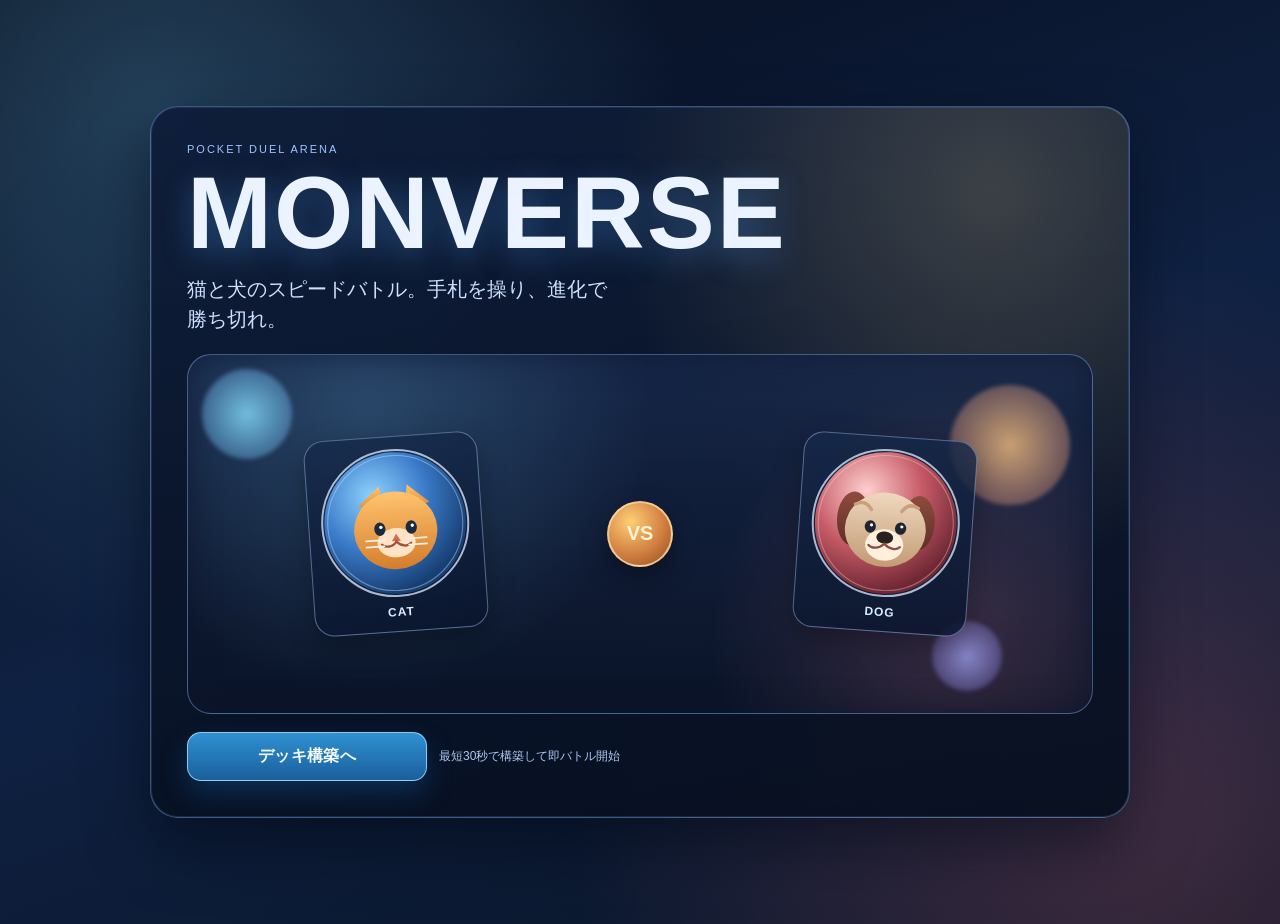
<file: index.html>
﻿<!doctype html>
<html lang="ja">
<head>
  <meta charset="UTF-8" />
  <meta name="viewport" content="width=device-width, initial-scale=1.0" />
  <title>Monverse Title</title>
  <link rel="stylesheet" href="style.css" />
</head>
<body class="pageTitle">
  <main class="titleWrap">
    <section class="titlePanel">
      <p class="titleKicker">Pocket Duel Arena</p>
      <h1 class="titleMain">MONVERSE</h1>
      <p class="titleSub">猫と犬のスピードバトル。手札を操り、進化で勝ち切れ。</p>

      <div class="titleStage">
        <div class="titleOrb titleOrbA"></div>
        <div class="titleOrb titleOrbB"></div>
        <div class="titleOrb titleOrbC"></div>
        <div class="versusStage">
          <article class="mascotCard catSide">
            <img src="assets/leader-cat.svg" alt="Cat Leader" />
            <span>CAT</span>
          </article>
          <div class="vsBadge">VS</div>
          <article class="mascotCard dogSide">
            <img src="assets/leader-dog.svg" alt="Dog Leader" />
            <span>DOG</span>
          </article>
        </div>
      </div>

      <div class="titleActions">
        <a class="titleBtn titleBtnPrimary" href="deck.html">デッキ構築へ</a>
        <p class="titleHint">最短30秒で構築して即バトル開始</p>
      </div>
    </section>
  </main>
</body>
</html>
</file>
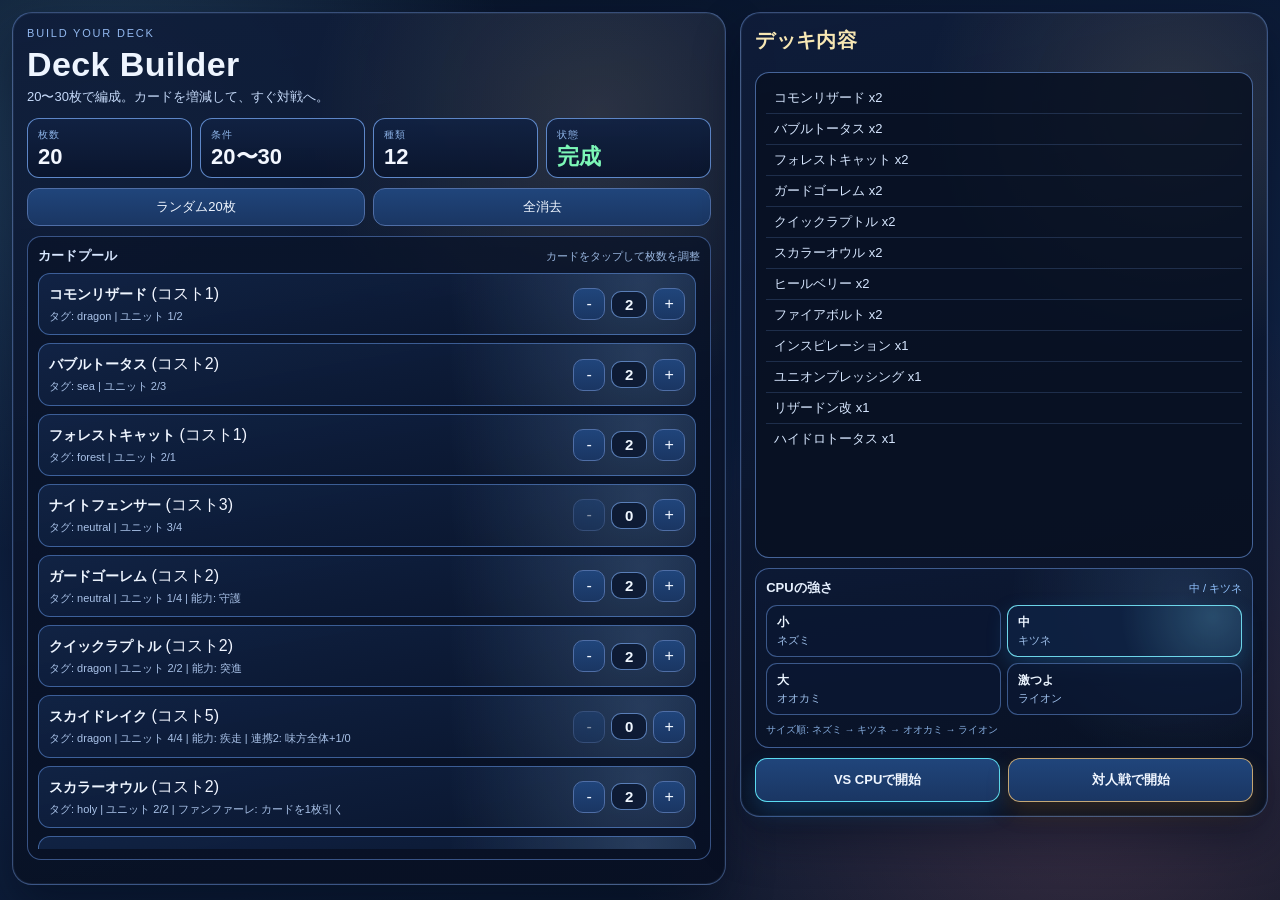
<file: battle.html>
﻿<!doctype html>
<html lang="ja">
<head>
  <meta charset="UTF-8" />
  <meta name="viewport" content="width=device-width, initial-scale=1.0" />
  <title>Monverse Battle</title>
  <link rel="stylesheet" href="style.css?v=20260409-mobile-fix1" />
</head>
<body class="pageBattle">
  <div id="passOverlay" class="passOverlay hidden">
    <div class="passCard">
      <div id="passTitle" class="passTitle">プレイヤー交代</div>
      <div id="passText" class="passText">端末を次のプレイヤーに渡してください</div>
      <button id="passReadyBtn">準備OK</button>
    </div>
  </div>
  <div class="rotateGuide" id="rotateGuide">
    <div class="rotateCard">
      <div class="rotateIcon">📱↻</div>
      <div class="rotateTitle">横向きプレイ推奨</div>
      <div class="rotateText">バトルは横持ちだと見やすく、操作しやすくなります。</div>
    </div>
  </div>
  <div id="battleScreen" class="app battleApp compact referenceLayout">
    <section class="panel battleMainPanel">
      <div class="battleArena">
        <div class="tableFx" aria-hidden="true">
          <div id="enemyHandFan" class="enemyHandFan"></div>
          <div class="cornerCounters enemyCounters">
            <div class="counterBox">
              <span class="counterIcon">🂠</span>
              <strong id="enemyDeckCount">0</strong>
            </div>
            <div class="counterBox">
              <span class="counterIcon">✋</span>
              <strong id="enemyHandMiniCount">0</strong>
            </div>
          </div>
          <div class="cornerCounters playerCounters">
            <div class="counterBox">
              <span class="counterIcon">🂠</span>
              <strong id="playerDeckCount">0</strong>
            </div>
          </div>
        </div>
        <div id="missionChip" class="chip missionChip" title="ミッション未設定">
          <span class="chipIcon" aria-hidden="true">✦</span>
          <strong id="missionText">-</strong>
        </div>
        <div id="resultBanner" class="resultBanner hidden" aria-live="polite">
          <strong id="resultMain">決着！</strong>
          <span id="resultSub">勝敗がここに表示されます</span>
        </div>

        <div class="boardStage">
          <div class="leaderRow leaderTop">
            <div id="enemyLeaderAvatar" class="leaderCard enemyLeader targetLeader"></div>
          </div>

          <div class="board">
            <div class="lane enemyLane">
              <h3>相手の場 <span id="enemyHandCount" class="handCountBadge">手札 0</span></h3>
              <div id="enemyBoard"></div>
            </div>
            <div class="lane playerLane">
              <h3>あなたの場（最大4体）</h3>
              <div id="playerBoard"></div>
            </div>
          </div>

          <div class="leaderRow leaderBottom">
            <div id="playerLeaderAvatar" class="leaderCard playerLeader"></div>
            <div class="status battleHud">
              <div class="chip chipTurn" title="ターン">
                <span class="chipIcon" aria-hidden="true">⌛</span>
                <strong id="turn">1</strong>
              </div>
              <div class="chip chipPlayerHp" title="あなたHP">
                <span class="chipIcon" aria-hidden="true">🐱</span>
                <strong id="playerHp">20</strong>
              </div>
              <div class="chip chipEnemyHp" title="相手HP">
                <span class="chipIcon" aria-hidden="true">🐶</span>
                <strong id="enemyHp">20</strong>
              </div>
              <div class="chip chipPp" title="PP">
                <span class="chipIcon" aria-hidden="true">◆</span>
                <strong id="pp">1/1</strong>
              </div>
            </div>
          </div>
        </div>

        <div class="lane handLane">
          <h3>手札</h3>
          <div id="hand" class="hand"></div>
        </div>

        <div id="cardInspect" class="cardInspect">
          <div id="inspectTitle" class="inspectTitle">カード詳細</div>
          <div id="inspectText" class="inspectText">カードをタップすると効果を確認できます。</div>
        </div>

        <div class="actions">
          <button id="endTurnBtn">ターン終了</button>
          <button id="resetBtn">戻る</button>
          <button id="logOpenBtn" class="mobileLogBtn" type="button">ログ</button>
        </div>
      </div>
    </section>

    <section class="panel battleLogPanel">
      <h1>Battle Log</h1>
      <div id="log" class="log"></div>
    </section>
  </div>

  <div id="logModal" class="logModal hidden">
    <div id="logModalBackdrop" class="logModalBackdrop"></div>
    <div class="logModalCard">
      <div class="logModalHeader">
        <h2>Battle Log</h2>
        <button id="logCloseBtn" type="button">閉じる</button>
      </div>
      <div id="logModalBody" class="log"></div>
    </div>
  </div>

  <script src="cards.js"></script>
  <script src="game.js"></script>
</body>
</html>
</file>
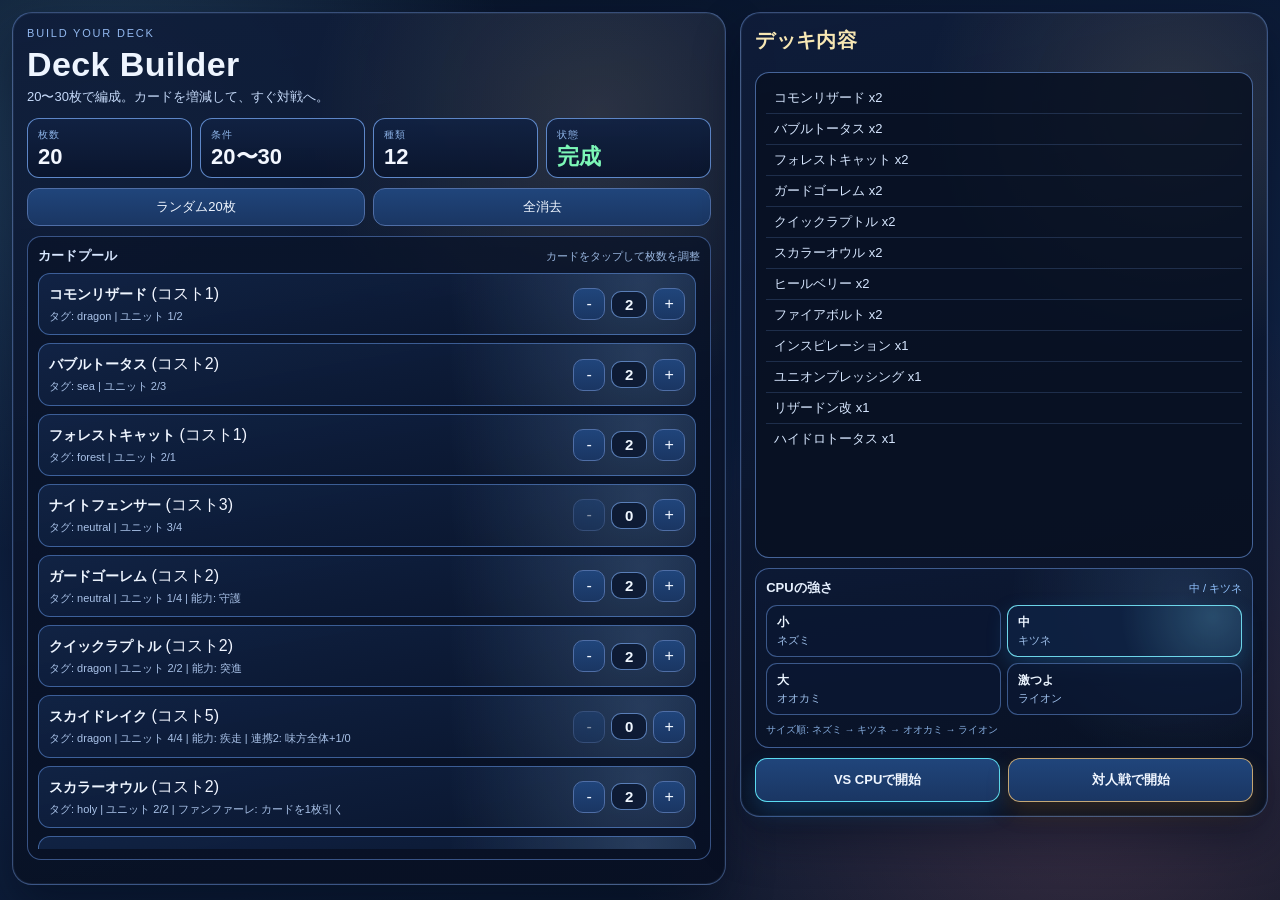
<file: deck.html>
﻿<!doctype html>
<html lang="ja">
<head>
  <meta charset="UTF-8" />
  <meta name="viewport" content="width=device-width, initial-scale=1.0" />
  <title>Monverse Deck Builder</title>
  <link rel="stylesheet" href="style.css" />
</head>
<body class="pageDeck">
  <div id="builderScreen" class="app deckApp">
    <section class="panel deckMainPanel">
      <header class="deckHeader">
        <p class="deckKicker">Build Your Deck</p>
        <h1>Deck Builder</h1>
        <p class="sub">20〜30枚で編成。カードを増減して、すぐ対戦へ。</p>
      </header>

      <div class="status deckStats">
        <div class="chip deckChip">
          <span class="chipLabel">枚数</span>
          <strong id="deckCount">0</strong>
        </div>
        <div class="chip deckChip">
          <span class="chipLabel">条件</span>
          <strong id="deckRule">20〜30</strong>
        </div>
        <div class="chip deckChip">
          <span class="chipLabel">種類</span>
          <strong id="cardTypeCount">0</strong>
        </div>
        <div class="chip deckChip">
          <span class="chipLabel">状態</span>
          <strong id="deckStatus">未完成</strong>
        </div>
      </div>

      <div class="deckTools">
        <button id="autoDeckBtn">ランダム20枚</button>
        <button id="clearDeckBtn">全消去</button>
      </div>

      <div class="lane handLane deckCatalogLane">
        <div class="deckSectionHead">
          <h3>カードプール</h3>
          <span>カードをタップして枚数を調整</span>
        </div>
        <div id="builderCatalog" class="catalog"></div>
      </div>
    </section>

    <section class="panel deckSidePanel">
      <h1>デッキ内容</h1>
      <div id="deckSummary" class="log deckSummaryLog"></div>
      <div id="cpuDifficultyPanel" class="cpuDifficultyPanel" role="group" aria-label="CPUの強さ">
        <div class="cpuDifficultyHead">
          <strong>CPUの強さ</strong>
          <span id="cpuDifficultyCurrent">中 / キツネ</span>
        </div>
        <div id="cpuDifficultyPicker" class="cpuDifficultyPicker"></div>
        <p class="cpuDifficultyHint">サイズ順: ネズミ → キツネ → オオカミ → ライオン</p>
      </div>
      <div class="deckLaunchActions">
        <button id="startGameBtn">VS CPUで開始</button>
        <button id="startPvpBtn">対人戦で開始</button>
      </div>
    </section>
  </div>

  <script src="cards.js"></script>
  <script src="game.js"></script>
</body>
</html>
</file>
<file: style.css>
:root {
  --bg-night: #0f1d34;
  --bg-deep: #081126;
  --panel: rgba(13, 24, 45, 0.82);
  --panel-soft: rgba(20, 33, 61, 0.72);
  --line: #2c4168;
  --line-strong: #4f6ea4;
  --gold: #e6c26b;
  --gold-soft: #d8b15a;
  --text: #f1f5ff;
  --text-dim: #aebee0;
  --good: #6ae39f;
  --bad: #ff7e7e;
  --btn: #20457b;
  --btn-hover: #2e5ca0;
}

* {
  box-sizing: border-box;
}

body {
  margin: 0;
  color: var(--text);
  font-family: "Yu Mincho", "Hiragino Mincho ProN", "MS PMincho", serif;
  background:
    radial-gradient(circle at 80% -10%, rgba(93, 130, 211, 0.28), transparent 34%),
    radial-gradient(circle at 15% 120%, rgba(71, 120, 199, 0.22), transparent 34%),
    linear-gradient(160deg, var(--bg-night), var(--bg-deep));
  min-height: 100vh;
  padding: 12px;
}

.hidden {
  display: none;
}

/* ===== layout ===== */

.app,
.battleApp {
  max-width: 1260px;
  margin: 0 auto;
  display: grid;
  grid-template-columns: minmax(0, 1fr) 280px;
  gap: 12px;
  align-items: start;
}

.panel {
  background: linear-gradient(180deg, var(--panel), var(--panel-soft));
  border: 1px solid var(--line);
  border-radius: 14px;
  padding: 12px;
  box-shadow: 0 15px 45px rgba(1, 8, 22, 0.35);
  min-width: 0;
}

.battleMainPanel,
.battleLogPanel {
  min-width: 0;
}

h1 {
  margin: 0 0 8px;
  font-size: 20px;
  letter-spacing: 0.4px;
  color: #f7e7b3;
}

.sub {
  margin: 0 0 10px;
  color: var(--text-dim);
  font-size: 13px;
}

/* ===== hud ===== */

.status,
.battleHud {
  display: grid;
  grid-template-columns: repeat(4, minmax(0, 1fr));
  gap: 8px;
  margin-bottom: 10px;
}

.chip {
  border: 1px solid var(--line-strong);
  border-radius: 10px;
  background: rgba(8, 18, 39, 0.7);
  padding: 8px;
  font-size: 13px;
  color: var(--text);
}

.battleHud .chip,
.missionChip {
  display: inline-flex;
  align-items: center;
  justify-content: center;
  gap: 6px;
  line-height: 1;
}

.missionChip {
  width: 100%;
  justify-content: flex-start;
  min-width: 0;
}

.chipIcon {
  width: 22px;
  height: 22px;
  border-radius: 50%;
  border: 1px solid rgba(168, 201, 255, 0.7);
  display: grid;
  place-items: center;
  font-size: 12px;
  background: linear-gradient(180deg, rgba(44, 78, 129, 0.86), rgba(24, 45, 79, 0.9));
  box-shadow: inset 0 0 8px rgba(163, 206, 255, 0.2);
}

.chipTurn .chipIcon {
  background: linear-gradient(180deg, rgba(81, 123, 193, 0.9), rgba(40, 71, 130, 0.92));
}

.chipPlayerHp .chipIcon {
  background: linear-gradient(180deg, rgba(79, 144, 221, 0.9), rgba(29, 86, 149, 0.92));
}

.chipEnemyHp .chipIcon {
  background: linear-gradient(180deg, rgba(191, 101, 123, 0.9), rgba(125, 43, 66, 0.92));
}

.chipPp .chipIcon {
  background: linear-gradient(180deg, rgba(123, 164, 237, 0.9), rgba(54, 92, 159, 0.92));
}

.battleHud .chip strong,
.missionChip strong {
  font-size: 18px;
  letter-spacing: 0.2px;
}

.missionChip strong {
  min-width: 0;
  font-size: 13px;
  white-space: nowrap;
  overflow: hidden;
  text-overflow: ellipsis;
}

.resultBanner {
  display: flex;
  align-items: center;
  justify-content: space-between;
  gap: 8px;
  margin-bottom: 8px;
  border-radius: 10px;
  border: 1px solid rgba(119, 162, 235, 0.65);
  background: linear-gradient(180deg, rgba(14, 30, 59, 0.88), rgba(9, 20, 42, 0.92));
  padding: 7px 10px;
  box-shadow: inset 0 1px 0 rgba(255, 255, 255, 0.08);
}

.resultBanner strong {
  font-size: 14px;
  letter-spacing: 0.2px;
}

.resultBanner span {
  font-size: 12px;
  color: #d7e6ff;
}

.resultBanner.resultWin {
  border-color: rgba(117, 232, 179, 0.78);
  background: linear-gradient(180deg, rgba(24, 77, 66, 0.9), rgba(11, 46, 40, 0.94));
}

.resultBanner.resultWin strong {
  color: #b8ffe0;
}

.resultBanner.resultLose {
  border-color: rgba(243, 140, 140, 0.75);
  background: linear-gradient(180deg, rgba(88, 40, 52, 0.92), rgba(55, 24, 32, 0.94));
}

.resultBanner.resultLose strong {
  color: #ffd0d0;
}

.resultBanner.resultPvp {
  border-color: rgba(143, 202, 255, 0.76);
  background: linear-gradient(180deg, rgba(36, 71, 117, 0.9), rgba(18, 40, 75, 0.94));
}

.resultBanner.hidden {
  display: none;
}

.chipPp strong {
  font-size: 16px;
}

.statusGood {
  color: var(--good);
  font-weight: 700;
}

.statusBad {
  color: var(--bad);
  font-weight: 700;
}

.win {
  color: var(--good);
  font-weight: 700;
}

.lose {
  color: var(--bad);
  font-weight: 700;
}

/* ===== leaders ===== */

.leaderRow {
  display: grid;
  grid-template-columns: 1fr;
  gap: 10px;
  margin-bottom: 10px;
}

.leaderTop {
  margin-bottom: 8px;
}

.leaderBottom {
  margin-top: 8px;
  margin-bottom: 8px;
}

.leaderCard {
  border: 1px solid #5375b2;
  border-radius: 12px;
  background: linear-gradient(180deg, rgba(27, 46, 84, 0.95), rgba(13, 25, 49, 0.95));
  padding: 8px;
  min-height: 88px;
  position: relative;
  overflow: hidden;
}

.leaderCard::before {
  content: "";
  position: absolute;
  inset: 0;
  background: radial-gradient(circle at 80% 20%, rgba(255, 255, 255, 0.14), transparent 50%);
  pointer-events: none;
}

.leaderCard::after {
  content: none;
  display: none;
}

.leaderCard.enemyLeader {
  border-color: #9b5f5f;
  background: linear-gradient(180deg, rgba(84, 33, 44, 0.92), rgba(42, 16, 27, 0.94));
}

.leaderCard.playerLeader {
  border-color: #4b83bb;
  background: linear-gradient(180deg, rgba(28, 58, 96, 0.92), rgba(16, 33, 58, 0.94));
}

.targetLeader {
  cursor: pointer;
  transition: transform 0.14s ease, box-shadow 0.14s ease, border-color 0.14s ease;
}

.targetLeader:hover {
  transform: translateY(-2px);
}

.leaderTargetable {
  border-color: var(--gold) !important;
  box-shadow: 0 0 0 2px rgba(230, 194, 107, 0.35), 0 0 18px rgba(230, 194, 107, 0.28);
}

.leaderInner {
  display: flex;
  align-items: center;
  gap: 8px;
  position: relative;
  z-index: 1;
}

.leaderFace {
  width: 50px;
  height: 50px;
  border-radius: 50%;
  border: 1px solid rgba(255, 255, 255, 0.5);
  display: grid;
  place-items: center;
  font-size: 24px;
  background: radial-gradient(circle at 30% 30%, rgba(255, 255, 255, 0.3), rgba(255, 255, 255, 0.08));
}

.leaderInfo {
  font-size: 12px;
  color: #d8e5ff;
}

.leaderName {
  font-size: 13px;
  font-weight: 700;
  color: #f7f9ff;
}

.mascotLeader {
  width: 100%;
  justify-content: flex-start;
}

.leaderMascot {
  width: 48px;
  height: 48px;
  border-radius: 50%;
  border: 1px solid rgba(255, 255, 255, 0.62);
  box-shadow: inset 0 0 14px rgba(255, 255, 255, 0.14), 0 2px 8px rgba(0, 0, 0, 0.25);
  background-size: cover;
  background-position: center;
  background-repeat: no-repeat;
}

.enemyMascot {
  background-image: url("assets/leader-dog.svg");
}

.playerMascot {
  background-image: url("assets/leader-cat.svg");
}

.lionMascot {
  background-image: url("assets/leader-lion.svg");
}

.leaderVitals {
  display: inline-flex;
  align-items: center;
  gap: 6px;
  margin-left: auto;
  flex-shrink: 0;
}

.hpBadge {
  display: inline-flex;
  align-items: center;
  justify-content: center;
  min-width: 36px;
  padding: 4px 8px;
  line-height: 1;
  white-space: nowrap;
  border-radius: 999px;
  border: 1px solid rgba(255, 232, 189, 0.68);
  color: #fff4d6;
  font-weight: 700;
  text-shadow: 0 1px 0 rgba(0, 0, 0, 0.4);
  text-align: center;
  background: linear-gradient(180deg, rgba(143, 45, 62, 0.9), rgba(88, 28, 39, 0.9));
}

.orderBadge {
  display: inline-flex;
  align-items: center;
  justify-content: center;
  min-width: 38px;
  padding: 4px 8px;
  line-height: 1;
  white-space: nowrap;
  border-radius: 999px;
  border: 1px solid rgba(180, 210, 255, 0.62);
  color: #f2f8ff;
  font-size: 11px;
  font-weight: 700;
  text-shadow: 0 1px 0 rgba(0, 0, 0, 0.35);
}

.orderBadge.orderFirst {
  border-color: rgba(132, 226, 255, 0.78);
  background: linear-gradient(180deg, rgba(42, 129, 182, 0.92), rgba(24, 75, 121, 0.94));
}

.orderBadge.orderSecond {
  border-color: rgba(246, 199, 124, 0.72);
  background: linear-gradient(180deg, rgba(154, 108, 41, 0.9), rgba(104, 69, 24, 0.92));
}

/* ===== arena ===== */

.battleArena {
  border: 1px solid rgba(89, 129, 191, 0.55);
  border-radius: 14px;
  padding: 8px;
  background:
    radial-gradient(circle at 50% 48%, rgba(125, 171, 255, 0.16), transparent 38%),
    linear-gradient(180deg, rgba(10, 22, 44, 0.68), rgba(6, 15, 33, 0.72));
  box-shadow: inset 0 0 40px rgba(3, 10, 24, 0.55);
}

.board {
  display: grid;
  gap: 8px;
  margin-bottom: 8px;
}

.lane {
  border: 1px solid var(--line);
  border-radius: 12px;
  padding: 8px;
  background: rgba(4, 12, 28, 0.55);
  min-height: 96px;
}

.enemyLane {
  background: linear-gradient(180deg, rgba(73, 30, 40, 0.32), rgba(23, 11, 17, 0.38));
}

.playerLane {
  background: linear-gradient(180deg, rgba(28, 58, 96, 0.32), rgba(13, 25, 44, 0.38));
}

.handLane {
  margin-bottom: 10px;
}

.lane h3 {
  margin: 0 0 6px;
  font-size: 12px;
  color: #c8d6fa;
  letter-spacing: 0.2px;
}

.handCountBadge {
  display: inline-flex;
  align-items: center;
  justify-content: center;
  margin-left: 6px;
  padding: 2px 7px;
  border-radius: 999px;
  border: 1px solid rgba(125, 168, 238, 0.72);
  background: rgba(15, 33, 63, 0.72);
  color: #e4efff;
  font-size: 10px;
  font-weight: 700;
  line-height: 1.2;
}

.boardRow,
.hand {
  display: flex;
  gap: 8px;
  flex-wrap: nowrap;
  overflow-x: auto;
  overflow-y: hidden;
  -webkit-overflow-scrolling: touch;
  touch-action: pan-x;
  scrollbar-width: thin;
  padding-bottom: 4px;
}

.boardRow > *,
.hand > * {
  flex: 0 0 auto;
}

#playerBoard.dropReady {
  border-radius: 12px;
  box-shadow: 0 0 0 2px rgba(111, 215, 255, 0.55), inset 0 0 20px rgba(89, 180, 255, 0.25);
  background: linear-gradient(180deg, rgba(45, 91, 156, 0.22), rgba(17, 35, 67, 0.24));
}

.handCardCompact {
  touch-action: pan-x;
}

.handCardCompact.dragSource {
  opacity: 0.35;
}

.dragGhost {
  position: fixed;
  left: 0;
  top: 0;
  z-index: 9999;
  margin: 0;
  pointer-events: none;
  transform: translate(-50%, -50%) scale(1.03);
  filter: drop-shadow(0 8px 18px rgba(0, 0, 0, 0.45));
}

/* ===== cards ===== */

.card {
  border: 1px solid var(--line-strong);
  background: linear-gradient(180deg, #172d53, #112242);
  border-radius: 11px;
  padding: 8px;
  font-size: 13px;
  line-height: 1.35;
  cursor: pointer;
  transition: transform 0.12s ease, border-color 0.12s ease, box-shadow 0.12s ease;
}

.card:hover {
  transform: translateY(-2px);
  border-color: var(--gold-soft);
  box-shadow: 0 4px 14px rgba(8, 20, 42, 0.35);
}

.battleCard {
  width: 110px;
  min-height: 160px;
  display: grid;
  grid-template-rows: auto auto 1fr auto;
  gap: 6px;
  position: relative;
  overflow: hidden;
  border: 1px solid #5e79b0;
  background: linear-gradient(180deg, rgba(29, 49, 89, 0.92), rgba(20, 31, 58, 0.96));
  border-radius: 11px;
  padding: 6px;
}

.battleCard::before {
  content: "";
  position: absolute;
  inset: 0;
  background: radial-gradient(circle at 20% 15%, rgba(255, 255, 255, 0.12), transparent 45%);
  pointer-events: none;
}

.battleCard.spellCard {
  border-color: #8a66c9;
  background: linear-gradient(180deg, rgba(60, 42, 111, 0.92), rgba(31, 24, 62, 0.96));
}

.battleCard.evolutionCard {
  border-color: #2ea9ad;
  background: linear-gradient(180deg, rgba(26, 79, 89, 0.92), rgba(14, 42, 49, 0.96));
}

.battleCard.selected {
  border-color: var(--gold);
  box-shadow: 0 0 0 2px rgba(230, 194, 107, 0.35);
}

.battleCard.used {
  opacity: 0.62;
}

.cardTop {
  display: flex;
  justify-content: space-between;
  align-items: flex-start;
  gap: 6px;
  position: relative;
  z-index: 1;
}

.cardName {
  font-size: 10px;
  font-weight: 700;
  color: #f6fbff;
  line-height: 1.1;
  word-break: break-word;
  max-height: 2.2em;
  overflow: hidden;
}

.costOrb {
  min-width: 24px;
  height: 24px;
  border-radius: 50%;
  border: 1px solid #8dc4ff;
  background: radial-gradient(circle at 30% 30%, #8fd2ff, #2a67b7);
  color: #fff;
  display: grid;
  place-items: center;
  font-size: 12px;
  font-weight: 700;
  flex-shrink: 0;
}

.cardArt {
  border: 1px solid rgba(147, 174, 230, 0.7);
  border-radius: 8px;
  background:
    linear-gradient(160deg, rgba(132, 171, 238, 0.25), rgba(255, 255, 255, 0.04)),
    repeating-linear-gradient(
      45deg,
      rgba(255, 255, 255, 0.04),
      rgba(255, 255, 255, 0.04) 6px,
      transparent 6px,
      transparent 12px
    );
  padding: 6px;
  display: flex;
  flex-direction: column;
  justify-content: space-between;
  min-height: 64px;
  position: relative;
  z-index: 1;
}

.artFrame {
  width: 100%;
  height: 100%;
  border-radius: 6px;
  border: 1px solid rgba(255, 255, 255, 0.22);
  display: flex;
  align-items: flex-end;
  justify-content: space-between;
  padding: 6px;
  gap: 6px;
}

.artSigil {
  width: 24px;
  height: 24px;
  border-radius: 50%;
  border: 1px solid rgba(255, 255, 255, 0.42);
  display: grid;
  place-items: center;
  font-size: 12px;
  background: rgba(255, 255, 255, 0.14);
}

.artName {
  font-size: 9px;
  letter-spacing: 0.3px;
  color: #ecf4ff;
  background: rgba(0, 0, 0, 0.28);
  padding: 2px 6px;
  border-radius: 999px;
  display: none;
}

.art-dragon { background: linear-gradient(145deg, rgba(178, 91, 72, 0.42), rgba(84, 32, 25, 0.52)); }
.art-forest { background: linear-gradient(145deg, rgba(83, 158, 101, 0.38), rgba(24, 67, 33, 0.52)); }
.art-sea { background: linear-gradient(145deg, rgba(70, 137, 186, 0.38), rgba(24, 48, 86, 0.52)); }
.art-holy { background: linear-gradient(145deg, rgba(199, 180, 91, 0.34), rgba(91, 74, 20, 0.5)); }
.art-shadow { background: linear-gradient(145deg, rgba(127, 82, 153, 0.36), rgba(45, 24, 68, 0.56)); }
.art-neutral { background: linear-gradient(145deg, rgba(120, 136, 166, 0.34), rgba(40, 52, 74, 0.52)); }

.cardText {
  font-size: 10px;
  color: #d9e6ff;
  line-height: 1.25;
  background: rgba(0, 0, 0, 0.28);
  border: 1px solid rgba(255, 255, 255, 0.14);
  border-radius: 6px;
  padding: 3px 5px;
  display: none;
}

.cardBottom {
  display: flex;
  justify-content: space-between;
  align-items: center;
  gap: 6px;
  position: relative;
  z-index: 1;
}

.stat {
  min-width: 24px;
  padding: 2px 5px;
  border-radius: 999px;
  border: 1px solid rgba(255, 255, 255, 0.28);
  font-weight: 700;
  text-align: center;
  font-size: 11px;
}

.statAtk {
  background: rgba(231, 83, 83, 0.38);
}

.statHp {
  background: rgba(72, 175, 112, 0.38);
}

.tags {
  display: flex;
  flex-wrap: wrap;
  gap: 4px;
}

.tag {
  font-size: 9px;
  border: 1px solid #7394cf;
  border-radius: 999px;
  padding: 1px 6px;
  color: #dbe8ff;
  background: rgba(39, 63, 108, 0.6);
}

.keymarks {
  display: inline-flex;
  gap: 3px;
  align-items: center;
}

.keymark {
  width: 16px;
  height: 16px;
  border-radius: 4px;
  border: 1px solid #7ea4dc;
  display: grid;
  place-items: center;
  font-size: 10px;
  color: #ecf4ff;
  background: rgba(20, 42, 77, 0.85);
}

.key-ward {
  border-color: #e1bf70;
  background: rgba(86, 63, 18, 0.82);
}

.key-rush {
  border-color: #eea35f;
  background: rgba(92, 44, 16, 0.82);
}

.key-storm {
  border-color: #75cbff;
  background: rgba(20, 52, 99, 0.82);
}

.key-spell {
  border-color: #ab90f2;
  background: rgba(52, 34, 89, 0.86);
}

.battleCard.kw-ward {
  clip-path: polygon(8% 0, 92% 0, 100% 8%, 100% 92%, 92% 100%, 8% 100%, 0 92%, 0 8%);
  border-color: #dfc27b;
  box-shadow: inset 0 0 0 1px rgba(223, 194, 123, 0.55);
}

.battleCard.kw-rush {
  border-color: #ea9d59;
  box-shadow: inset 0 0 0 1px rgba(234, 157, 89, 0.45);
}

.battleCard.kw-storm {
  border-color: #72bfff;
  box-shadow: inset 0 0 0 1px rgba(114, 191, 255, 0.45), 0 0 10px rgba(114, 191, 255, 0.2);
}

.emptySlot {
  width: 110px;
  min-height: 160px;
  border: 1px dashed #466091;
  border-radius: 11px;
  display: grid;
  place-items: center;
  color: #93a8d4;
  font-size: 12px;
  background: rgba(13, 26, 50, 0.45);
}

/* ===== hand / preview ===== */

.hand {
  min-height: 150px;
  border: 1px dashed #3c5480;
  border-radius: 11px;
  padding: 8px;
  background: rgba(10, 20, 41, 0.6);
}

#hand .battleCard,
.hand .battleCard {
  width: 116px;
  min-height: 168px;
}

#hand .battleCard .cardText,
.hand .battleCard .cardText {
  display: none;
}

.cardInspect {
  margin-top: 6px;
  border: 1px solid #466393;
  border-radius: 8px;
  background: rgba(8, 18, 36, 0.75);
  padding: 6px 8px;
  min-height: 52px;
}

.inspectTitle {
  font-size: 12px;
  color: #e8f0ff;
  margin-bottom: 2px;
  font-weight: 700;
}

.inspectText {
  font-size: 11px;
  color: #b8c9e8;
  line-height: 1.3;
}

.miniInfoBtn {
  display: grid;
  place-items: center;
  position: absolute;
  right: 6px;
  bottom: 6px;
  width: 20px;
  height: 20px;
  border-radius: 999px;
  border: 1px solid #7fa9e4;
  padding: 0;
  font-size: 11px;
  font-weight: 700;
  line-height: 1;
  background: linear-gradient(180deg, #234d8a, #183868);
}

/* ===== actions ===== */

.actions {
  display: flex;
  gap: 8px;
  margin-top: 8px;
  flex-wrap: wrap;
}

button {
  border: 1px solid #4f6ea6;
  background: linear-gradient(180deg, var(--btn), #1a3663);
  color: #f0f6ff;
  border-radius: 9px;
  padding: 8px 11px;
  font-size: 13px;
  cursor: pointer;
}

button:hover {
  background: linear-gradient(180deg, var(--btn-hover), #285495);
}

button:disabled {
  opacity: 0.5;
  cursor: not-allowed;
}

.evoBtn {
  width: 100%;
  margin-top: 6px;
  border-color: #7cb6d1;
  background: linear-gradient(180deg, #1b7181, #13505c);
}

.actions #attackHint {
  display: inline-flex;
  align-items: center;
  margin-left: 4px;
}

#endTurnBtn {
  border-color: rgba(97, 235, 255, 0.9);
  box-shadow: 0 8px 20px rgba(17, 118, 223, 0.25);
}

#resetBtn {
  border-color: rgba(239, 204, 124, 0.52);
}

/* ===== log ===== */

.log {
  min-height: 520px;
  max-height: 70vh;
  overflow: auto;
  background: rgba(6, 14, 30, 0.78);
  border: 1px solid #2f4570;
  border-radius: 10px;
  padding: 10px;
  font-size: 13px;
  white-space: pre-wrap;
}

/* ===== battle compact mode ===== */

.battleApp.compact {
  max-width: 1200px;
  grid-template-columns: minmax(0, 1fr) 240px;
  gap: 10px;
}

.battleApp.compact .panel {
  padding: 8px;
  border-radius: 12px;
}

.battleApp.compact .battleArena {
  padding: 6px;
  border-radius: 12px;
}

.battleApp.compact .status,
.battleApp.compact .battleHud {
  gap: 6px;
  margin-bottom: 6px;
}

.battleApp.compact .chip {
  padding: 6px 7px;
  font-size: 12px;
  border-radius: 8px;
}

.battleApp.compact .chipIcon {
  width: 18px;
  height: 18px;
  font-size: 10px;
}

.battleApp.compact .battleHud .chip strong,
.battleApp.compact .missionChip strong {
  font-size: 15px;
}

.battleApp.compact .missionChip {
  margin-bottom: 6px;
  white-space: nowrap;
  overflow: hidden;
  text-overflow: ellipsis;
  max-width: 124px;
  justify-self: start;
}

.battleApp.compact .resultBanner {
  margin-bottom: 6px;
  padding: 5px 8px;
  border-radius: 9px;
}

.battleApp.compact .resultBanner strong {
  font-size: 12px;
}

.battleApp.compact .resultBanner span {
  font-size: 10px;
}

.battleApp.compact .leaderRow {
  gap: 6px;
  margin-bottom: 6px;
}

.battleApp.compact .leaderTop {
  margin-bottom: 5px;
}

.battleApp.compact .leaderBottom {
  margin-top: 5px;
  margin-bottom: 6px;
}

.battleApp.compact .leaderCard {
  min-height: 74px;
  padding: 6px;
  border-radius: 10px;
}

.battleApp.compact .leaderFace {
  width: 42px;
  height: 42px;
  font-size: 20px;
}

.battleApp.compact .leaderMascot {
  width: 40px;
  height: 40px;
  font-size: 20px;
}

.battleApp.compact .hpBadge {
  min-width: 32px;
  padding: 3px 7px;
  font-size: 13px;
}

.battleApp.compact .orderBadge {
  min-width: 32px;
  padding: 3px 7px;
  font-size: 10px;
}

.battleApp.compact .leaderInfo {
  font-size: 11px;
}

.battleApp.compact .leaderName {
  font-size: 12px;
}

.battleApp.compact .board {
  gap: 6px;
  margin-bottom: 6px;
}

.battleApp.compact .lane {
  padding: 6px;
  border-radius: 10px;
  min-height: 84px;
}

.battleApp.compact .lane h3 {
  margin: 0 0 4px;
  font-size: 11px;
}

.battleApp.compact .handLane {
  margin-bottom: 6px;
}

.battleApp.compact .boardRow,
.battleApp.compact .hand {
  gap: 6px;
  padding-bottom: 2px;
}

.battleApp.compact .battleCard {
  width: 100px;
  min-height: 146px;
  border-radius: 10px;
  padding: 5px;
  gap: 4px;
}

.battleApp.compact .cardName {
  font-size: 9px;
}

.battleApp.compact .costOrb {
  min-width: 22px;
  height: 22px;
  font-size: 11px;
}

.battleApp.compact .cardArt {
  min-height: 56px;
  padding: 5px;
}

.battleApp.compact .artSigil {
  width: 20px;
  height: 20px;
  font-size: 10px;
}

.battleApp.compact .stat {
  min-width: 22px;
  font-size: 10px;
}

.battleApp.compact .keymark {
  width: 14px;
  height: 14px;
  font-size: 9px;
}

.battleApp.compact .emptySlot {
  width: 100px;
  min-height: 146px;
  font-size: 11px;
}

.battleApp.compact .hand {
  min-height: 130px;
  border-radius: 10px;
  padding: 6px;
}

.battleApp.compact #hand .battleCard,
.battleApp.compact .hand .battleCard {
  width: 106px;
  min-height: 152px;
}

.battleApp.compact .cardInspect {
  margin-top: 4px;
  min-height: 42px;
  padding: 5px 7px;
}

.battleApp.compact .inspectTitle {
  font-size: 11px;
}

.battleApp.compact .inspectText {
  font-size: 10px;
  line-height: 1.2;
}

.battleApp.compact .miniInfoBtn {
  width: 18px;
  height: 18px;
  right: 5px;
  bottom: 5px;
}

.battleApp.compact .actions {
  gap: 6px;
  margin-top: 6px;
}

.battleApp.compact .actions button {
  min-height: 38px;
  padding: 7px 10px;
  font-size: 12px;
}

.battleApp.compact .evoBtn {
  margin-top: 4px;
}

.battleApp.compact .battleLogPanel h1 {
  font-size: 16px;
  margin-bottom: 6px;
}

.battleApp.compact .log {
  min-height: 440px;
  max-height: 68vh;
  padding: 8px;
  font-size: 12px;
}

/* ===== title / intro ===== */

.titleWrap {
  min-height: calc(100vh - 36px);
  display: grid;
  place-items: center;
}

.titlePanel {
  width: min(880px, 96vw);
  border: 1px solid #3e5f95;
  border-radius: 18px;
  padding: 20px;
  background: linear-gradient(180deg, rgba(13, 25, 49, 0.9), rgba(7, 15, 31, 0.9));
  box-shadow: 0 16px 55px rgba(1, 9, 26, 0.45);
  text-align: center;
}

.titleKicker {
  margin: 0;
  color: #9ab4e8;
  letter-spacing: 1.5px;
  font-size: 12px;
}

.titleMain {
  margin: 8px 0 4px;
  font-size: clamp(42px, 9vw, 88px);
  line-height: 1;
  letter-spacing: 4px;
  color: #f8d98b;
  text-shadow: 0 0 20px rgba(243, 200, 96, 0.28);
}

.titleSub {
  margin: 0 0 14px;
  color: #c4d5f7;
}

.titleStage {
  position: relative;
  margin: 0 auto;
  width: min(520px, 95%);
  height: 250px;
  border-radius: 14px;
  border: 1px solid #345483;
  background:
    radial-gradient(circle at 78% 18%, rgba(250, 241, 179, 0.2), transparent 20%),
    linear-gradient(180deg, rgba(24, 46, 84, 0.65), rgba(10, 24, 50, 0.8));
  overflow: hidden;
}

.moonGlow {
  position: absolute;
  right: 38px;
  top: 30px;
  width: 72px;
  height: 72px;
  border-radius: 50%;
  background: radial-gradient(circle at 35% 35%, #fff7cc, #d0b064);
  opacity: 0.9;
}

.kungfuCat {
  position: absolute;
  left: 50%;
  top: 55%;
  transform: translate(-50%, -50%);
  width: 110px;
  height: 140px;
}

.catHead {
  position: absolute;
  left: 38px;
  top: 0;
  font-size: 34px;
}

.catBody {
  position: absolute;
  left: 41px;
  top: 38px;
  width: 30px;
  height: 54px;
  border-radius: 14px;
  background: linear-gradient(180deg, #f6d28e, #d3975e);
  border: 1px solid rgba(75, 35, 12, 0.36);
}

.paw,
.leg {
  position: absolute;
  width: 12px;
  background: linear-gradient(180deg, #f6d28e, #d3975e);
  border-radius: 999px;
}

.paw {
  top: 40px;
  height: 34px;
}

.leg {
  top: 90px;
  height: 36px;
}

.pawLeft { left: 30px; }
.pawRight { left: 68px; }
.legLeft { left: 40px; }
.legRight { left: 60px; }

.tail {
  position: absolute;
  left: 73px;
  top: 62px;
  width: 36px;
  height: 10px;
  border-radius: 999px;
  background: linear-gradient(180deg, #f6d28e, #d3975e);
}

.titleActions {
  margin-top: 16px;
}

.titleBtn {
  display: inline-block;
  min-width: 220px;
  text-decoration: none;
  border: 1px solid #4f6ea6;
  background: linear-gradient(180deg, #2b5da5, #1a3d70);
  color: #f6fbff;
  border-radius: 10px;
  padding: 12px 18px;
  font-weight: 700;
  letter-spacing: 0.4px;
}

.titleBtn:hover {
  background: linear-gradient(180deg, #3c74c4, #245394);
}

/* ===== overlays ===== */

.rotateGuide {
  display: none;
}

.passOverlay {
  position: fixed;
  inset: 0;
  z-index: 50;
  background: rgba(2, 8, 20, 0.82);
  display: grid;
  place-items: center;
}

.passOverlay.hidden {
  display: none !important;
}

.modalOpen {
  overflow: hidden;
}

.passCard {
  width: min(360px, 88vw);
  border: 1px solid #6688c7;
  border-radius: 12px;
  background: linear-gradient(180deg, rgba(22, 39, 74, 0.96), rgba(12, 24, 48, 0.96));
  padding: 14px;
  text-align: center;
}

.passTitle {
  font-weight: 700;
  color: #f6df9a;
  margin-bottom: 4px;
}

.passText {
  font-size: 12px;
  color: #c6d6f4;
  margin-bottom: 10px;
}

.fx-layer,
.fx-particle,
.screen-flash::after {
  pointer-events: none;
}

.mobileLogBtn {
  display: none;
}

.logModal {
  position: fixed;
  inset: 0;
  z-index: 70;
  display: grid;
  place-items: center;
}

.logModal.hidden {
  display: none;
}

.logModalBackdrop {
  position: absolute;
  inset: 0;
  background: rgba(1, 7, 19, 0.76);
}

.logModalCard {
  position: relative;
  z-index: 1;
  width: min(92vw, 560px);
  max-height: min(82vh, 720px);
  background: linear-gradient(180deg, rgba(11, 23, 48, 0.96), rgba(6, 14, 33, 0.97));
  border: 1px solid #4a6aa0;
  border-radius: 14px;
  padding: 10px;
  box-shadow: 0 18px 48px rgba(0, 0, 0, 0.48);
  display: flex;
  flex-direction: column;
  gap: 8px;
}

.logModalHeader {
  display: flex;
  align-items: center;
  justify-content: space-between;
  gap: 8px;
}

.logModalHeader h2 {
  margin: 0;
  font-size: 18px;
  color: #f7e7b3;
}

#logModalBody {
  min-height: 200px;
  max-height: calc(min(82vh, 720px) - 84px);
}

/* ===== scrollbars ===== */

.boardRow::-webkit-scrollbar,
.hand::-webkit-scrollbar {
  height: 7px;
}

.boardRow::-webkit-scrollbar-thumb,
.hand::-webkit-scrollbar-thumb {
  background: rgba(117, 148, 204, 0.55);
  border-radius: 999px;
}

/* ===== tablet ===== */

@media (max-width: 1100px) {
  .app,
  .battleApp {
    grid-template-columns: 1fr;
  }

  .log {
    min-height: 180px;
    max-height: 240px;
  }

  .battleApp.compact .log {
    min-height: 170px;
    max-height: 220px;
  }
}

/* ===== smartphone portrait ===== */

@media (max-width: 760px) {
  body {
    padding: 8px;
  }

  .panel {
    padding: 8px;
    border-radius: 12px;
  }

  .battleApp,
  .battleApp.compact {
    grid-template-columns: 1fr;
  }

  .battleLogPanel {
    display: none;
  }

  .mobileLogBtn {
    position: fixed;
    right: 10px;
    bottom: calc(10px + env(safe-area-inset-bottom, 0px));
    z-index: 25;
    display: inline-flex;
    align-items: center;
    justify-content: center;
    min-width: 56px;
    min-height: 40px;
    border-radius: 999px;
    border: 1px solid #5a81c2;
    background: linear-gradient(180deg, rgba(45, 87, 154, 0.96), rgba(25, 52, 98, 0.96));
    box-shadow: 0 8px 18px rgba(2, 10, 24, 0.42);
    font-size: 12px;
    letter-spacing: 0.4px;
  }

  h1 {
    font-size: 18px;
  }

  .sub {
    font-size: 12px;
    margin-bottom: 8px;
  }

  .status,
  .battleHud {
    grid-template-columns: repeat(2, minmax(0, 1fr));
    gap: 6px;
  }

  .chip {
    font-size: 12px;
    padding: 7px;
  }

  .leaderRow {
    grid-template-columns: 1fr;
    gap: 8px;
  }

  .leaderCard {
    min-height: 74px;
  }

  .leaderFace {
    width: 40px;
    height: 40px;
    font-size: 20px;
  }

  .lane {
    padding: 7px;
    min-height: 0;
  }

  .lane h3 {
    font-size: 12px;
    margin-bottom: 6px;
  }

  .boardRow {
    min-height: 130px;
  }

  .battleCard,
  .emptySlot {
    width: 90px;
    min-height: 126px;
  }

  .cardName {
    font-size: 11px;
  }

  .cardText {
    font-size: 10px;
  }

  .costOrb {
    min-width: 22px;
    height: 22px;
    font-size: 11px;
  }

  .artSigil {
    width: 22px;
    height: 22px;
    font-size: 11px;
  }

  .stat {
    min-width: 22px;
    font-size: 10px;
  }

  .hand {
    min-height: 124px;
  }

  #hand .battleCard,
  .hand .battleCard {
    width: 98px;
    min-height: 136px;
  }

  #hand .battleCard .cardText,
  .hand .battleCard .cardText {
    display: none;
  }

  .cardInspect {
    min-height: 44px;
    padding: 5px 7px;
  }

  .inspectTitle {
    font-size: 11px;
  }

  .inspectText {
    font-size: 10px;
  }

  .actions {
    gap: 6px;
  }

  .actions button {
    flex: 1 1 calc(50% - 6px);
    min-height: 40px;
    font-size: 12px;
    padding: 8px 10px;
  }

  #resetBtn {
    flex-basis: 100%;
  }

  .log {
    min-height: 130px;
    max-height: 180px;
    font-size: 11px;
  }

  .battleApp.compact .leaderCard {
    min-height: 68px;
  }

  .battleApp.compact .leaderFace {
    width: 38px;
    height: 38px;
    font-size: 18px;
  }

  .battleApp.compact .battleCard,
  .battleApp.compact .emptySlot {
    width: 86px;
    min-height: 122px;
  }

  .battleApp.compact #hand .battleCard,
  .battleApp.compact .hand .battleCard {
    width: 94px;
    min-height: 130px;
  }

  .battleApp.compact .actions button {
    min-height: 36px;
  }

  .battleApp.compact .log {
    min-height: 120px;
    max-height: 160px;
  }

  .logModalCard {
    width: min(94vw, 560px);
    max-height: 84vh;
    padding: 9px;
  }

  .logModalHeader h2 {
    font-size: 16px;
  }

  #logModalBody {
    min-height: 180px;
    max-height: calc(84vh - 80px);
    font-size: 12px;
  }

  .battleApp.fitScreen,
  .battleApp.fitScreen.compact {
    gap: 0;
  }

  .battleApp.fitScreen .battleMainPanel {
    padding: 4px;
    border-radius: 10px;
    height: calc(100vh - 8px);
    height: calc(100dvh - 8px);
    overflow: hidden;
  }

  .battleApp.fitScreen .battleArena {
    height: 100%;
    padding: 4px;
    display: grid;
    grid-template-rows: auto auto 1fr auto auto auto auto;
    gap: 4px;
    overflow: hidden;
    position: relative;
  }

  .battleApp.fitScreen .battleArena > * {
    min-height: 0;
  }

  .battleApp.fitScreen .status,
  .battleApp.fitScreen .battleHud {
    margin-bottom: 0;
    gap: 4px;
    grid-template-columns: repeat(4, minmax(0, 1fr));
  }

  .battleApp.fitScreen .chip {
    padding: 4px 3px;
    font-size: 10px;
    border-radius: 7px;
  }

  .battleApp.fitScreen .battleHud .chip {
    gap: 4px;
  }

  .battleApp.fitScreen .chipIcon {
    width: 14px;
    height: 14px;
    font-size: 8px;
    border-width: 1px;
  }

  .battleApp.fitScreen .chip strong {
    font-size: 12px;
  }

  .battleApp.fitScreen .missionChip {
    display: none;
  }

  .battleApp.fitScreen .resultBanner {
    margin-bottom: 0;
    padding: 3px 6px;
    border-radius: 8px;
  }

  .battleApp.fitScreen .resultBanner strong {
    font-size: 10px;
  }

  .battleApp.fitScreen .resultBanner span {
    font-size: 9px;
  }

  .battleApp.fitScreen .leaderRow {
    margin: 0;
    gap: 4px;
  }

  .battleApp.fitScreen .battleHud {
    grid-row: 1;
  }

  .battleApp.fitScreen .leaderTop {
    grid-row: 2;
  }

  .battleApp.fitScreen .board {
    grid-row: 3;
  }

  .battleApp.fitScreen .leaderBottom {
    grid-row: 4;
  }

  .battleApp.fitScreen .handLane {
    grid-row: 5;
  }

  .battleApp.fitScreen .cardInspect {
    grid-row: 6;
  }

  .battleApp.fitScreen .actions {
    grid-row: 7;
  }

  .battleApp.fitScreen .leaderCard {
    min-height: 50px;
    padding: 4px 8px 4px 6px;
    border-radius: 9px;
  }

  .battleApp.fitScreen .leaderFace,
  .battleApp.fitScreen .leaderMascot {
    width: 30px;
    height: 30px;
    font-size: 16px;
  }

  .battleApp.fitScreen .leaderInfo,
  .battleApp.fitScreen .leaderName {
    font-size: 0;
  }

  .battleApp.fitScreen .leaderVitals {
    gap: 4px;
    margin-left: auto;
  }

  .battleApp.fitScreen .hpBadge {
    min-width: 26px;
    font-size: 11px;
    padding: 2px 6px;
    line-height: 1.1;
  }

  .battleApp.fitScreen .orderBadge {
    min-width: 24px;
    padding: 2px 6px;
    font-size: 9px;
  }

  .battleApp.fitScreen .playerLeader .hpBadge {
    background: linear-gradient(180deg, rgba(48, 105, 183, 0.9), rgba(22, 63, 122, 0.9));
  }

  .battleApp.fitScreen .board {
    gap: 4px;
    margin: 0;
    min-height: 0;
  }

  .battleApp.fitScreen .lane {
    min-height: 0;
    padding: 4px;
    border-radius: 9px;
  }

  .battleApp.fitScreen .lane h3 {
    display: none;
  }

  .battleApp.fitScreen .boardRow {
    min-height: 66px;
  }

  .battleApp.fitScreen .battleCard,
  .battleApp.fitScreen .emptySlot {
    width: 64px;
    min-height: 90px;
    padding: 3px;
    border-radius: 8px;
    gap: 3px;
  }

  .battleApp.fitScreen .cardName {
    font-size: 8px;
    max-height: 2.1em;
  }

  .battleApp.fitScreen .costOrb {
    min-width: 16px;
    height: 16px;
    font-size: 9px;
  }

  .battleApp.fitScreen .cardArt {
    min-height: 36px;
    padding: 3px;
  }

  .battleApp.fitScreen .artSigil {
    width: 13px;
    height: 13px;
    font-size: 8px;
  }

  .battleApp.fitScreen .cardBottom {
    gap: 3px;
  }

  .battleApp.fitScreen .stat {
    min-width: 16px;
    font-size: 8px;
    padding: 1px 2px;
  }

  .battleApp.fitScreen .keymark {
    width: 11px;
    height: 11px;
    font-size: 7px;
  }

  .battleApp.fitScreen .evoBtn {
    margin-top: 2px;
    min-height: 0;
    padding: 3px 2px;
    font-size: 8px;
  }

  .battleApp.fitScreen .handLane {
    margin: 0;
    min-height: 0;
  }

  .battleApp.fitScreen .hand {
    min-height: 86px;
    padding: 4px;
    border-radius: 8px;
    gap: 4px;
  }

  .battleApp.fitScreen #hand .battleCard,
  .battleApp.fitScreen .hand .battleCard {
    width: 70px;
    min-height: 96px;
  }

  .battleApp.fitScreen .miniInfoBtn {
    width: 16px;
    height: 16px;
    right: 3px;
    bottom: 3px;
    font-size: 9px;
  }

  .battleApp.fitScreen .cardInspect {
    display: block;
    position: static;
    margin: 0;
    min-height: 24px;
    padding: 2px 6px;
    border-radius: 8px;
    border: 1px solid rgba(107, 150, 221, 0.72);
    background: rgba(6, 16, 35, 0.78);
    box-shadow: inset 0 0 0 1px rgba(152, 191, 255, 0.08);
  }

  .battleApp.fitScreen .inspectTitle {
    display: none;
  }

  .battleApp.fitScreen .inspectText {
    font-size: 9px;
    line-height: 1.2;
    color: #d8e7ff;
    display: -webkit-box;
    -webkit-line-clamp: 1;
    -webkit-box-orient: vertical;
    overflow: hidden;
  }

  .battleApp.fitScreen .actions {
    margin-top: 0;
    gap: 4px;
    padding-right: 0;
  }

  .battleApp.fitScreen .actions button {
    min-height: 30px;
    padding: 4px 8px;
    font-size: 11px;
  }

  .battleApp.fitScreen #resetBtn {
    flex-basis: auto;
  }

  .battleApp.fitScreen .mobileLogBtn {
    right: 6px;
    bottom: calc(52px + env(safe-area-inset-bottom, 0px));
    min-width: 50px;
    min-height: 34px;
    font-size: 11px;
  }
}

/* ===== small smartphone ===== */

@media (max-width: 430px) {
  body {
    padding: 6px;
  }

  .chip {
    font-size: 11px;
    padding: 6px;
  }

  .boardRow {
    min-height: 120px;
  }

  .battleCard,
  .emptySlot {
    width: 84px;
    min-height: 118px;
  }

  #hand .battleCard,
  .hand .battleCard {
    width: 92px;
    min-height: 128px;
  }

  .cardName {
    font-size: 10px;
  }

  .cardText {
    font-size: 9px;
  }

  .battleApp.compact .battleCard,
  .battleApp.compact .emptySlot {
    width: 80px;
    min-height: 114px;
  }

  .battleApp.compact #hand .battleCard,
  .battleApp.compact .hand .battleCard {
    width: 88px;
    min-height: 122px;
  }

  .battleApp.compact.fitScreen .battleCard,
  .battleApp.compact.fitScreen .emptySlot {
    width: 60px;
    min-height: 84px;
  }

  .battleApp.compact.fitScreen #hand .battleCard,
  .battleApp.compact.fitScreen .hand .battleCard {
    width: 66px;
    min-height: 92px;
  }

  .battleApp.fitScreen .chipIcon {
    width: 12px;
    height: 12px;
    font-size: 7px;
  }

  .battleApp.fitScreen .chip strong {
    font-size: 11px;
  }

  .battleApp.fitScreen .cardInspect {
    min-height: 22px;
    padding: 2px 5px;
  }

  .battleApp.fitScreen .inspectText {
    font-size: 8px;
  }
}

/* ===== smartphone landscape ===== */

@media (max-width: 950px) and (orientation: landscape) {
  body {
    padding: 8px;
  }

  .app,
  .battleApp {
    grid-template-columns: 1fr;
  }

  .battleLogPanel {
    display: none;
  }

  .status,
  .battleHud {
    grid-template-columns: repeat(4, minmax(0, 1fr));
    gap: 6px;
  }

  .leaderRow {
    grid-template-columns: 1fr;
    gap: 6px;
  }

  .leaderCard {
    min-height: 66px;
    padding: 6px;
  }

  .leaderFace {
    width: 34px;
    height: 34px;
    font-size: 16px;
  }

  .leaderName {
    font-size: 12px;
  }

  .leaderInfo {
    font-size: 11px;
  }

  .lane {
    padding: 6px;
  }

  .boardRow {
    min-height: 108px;
  }

  .battleCard,
  .emptySlot {
    width: 78px;
    min-height: 108px;
    padding: 5px;
  }

  .cardName {
    font-size: 10px;
  }

  .cardArt {
    min-height: 52px;
    padding: 4px;
  }

  .cardText {
    font-size: 9px;
    line-height: 1.2;
  }

  .costOrb {
    min-width: 19px;
    height: 19px;
    font-size: 10px;
  }

  .artSigil {
  width: 16px;
  height: 16px;
  font-size: 9px;
  }

  .stat {
    min-width: 18px;
    font-size: 9px;
    padding: 1px 3px;
  }

  .hand {
    min-height: 104px;
  }

  #hand .battleCard,
  .hand .battleCard {
    width: 86px;
    min-height: 116px;
  }

  #hand .battleCard .cardText,
  .hand .battleCard .cardText {
    display: none;
  }

  .cardInspect {
    min-height: 38px;
    padding: 4px 6px;
  }

  .inspectTitle {
    font-size: 10px;
    margin-bottom: 1px;
  }

  .inspectText {
    font-size: 9px;
    line-height: 1.2;
  }

  .keymark {
    width: 13px;
    height: 13px;
    font-size: 8px;
  }

  .actions button {
    min-height: 36px;
    font-size: 12px;
    padding: 7px 9px;
  }

  .battleApp.compact .battleCard,
  .battleApp.compact .emptySlot {
    width: 74px;
    min-height: 102px;
    padding: 4px;
  }

  .battleApp.compact #hand .battleCard,
  .battleApp.compact .hand .battleCard {
    width: 82px;
    min-height: 110px;
  }

  .battleApp.compact .leaderFace {
    width: 30px;
    height: 30px;
    font-size: 15px;
  }

  .battleApp.compact.fitScreen .battleMainPanel {
    height: calc(100vh - 12px);
    height: calc(100dvh - 12px);
  }

  .battleApp.compact.fitScreen .battleArena {
    grid-template-rows: auto auto 1fr auto auto auto auto;
  }

  .battleApp.compact.fitScreen .missionChip,
  .battleApp.compact.fitScreen .cardInspect {
    display: none;
  }

  .battleApp.compact.fitScreen .battleCard,
  .battleApp.compact.fitScreen .emptySlot {
    width: 62px;
    min-height: 86px;
  }

  .battleApp.compact.fitScreen #hand .battleCard,
  .battleApp.compact.fitScreen .hand .battleCard {
    width: 68px;
    min-height: 92px;
  }

  .battleApp.compact.fitScreen .actions button {
    min-height: 28px;
    font-size: 10px;
    padding: 3px 6px;
  }

  .battleApp.fitScreen .chipIcon {
    width: 12px;
    height: 12px;
    font-size: 7px;
  }
}

/* ===== app refresh: title + deck ===== */

.pageTitle,
.pageDeck {
  font-family: "Hiragino Sans", "Yu Gothic", "Meiryo", sans-serif;
}

.pageTitle {
  background:
    radial-gradient(circle at 12% 12%, rgba(120, 210, 255, 0.24), transparent 38%),
    radial-gradient(circle at 88% 88%, rgba(255, 121, 143, 0.22), transparent 40%),
    linear-gradient(160deg, #060d1d 0%, #0f2142 52%, #091426 100%);
}

.pageTitle .titleWrap {
  min-height: 100dvh;
  padding: 16px;
}

.pageTitle .titlePanel {
  width: min(980px, 100%);
  border: 1px solid rgba(124, 176, 255, 0.42);
  border-radius: 28px;
  padding: clamp(18px, 3.6vw, 36px);
  text-align: left;
  background:
    radial-gradient(circle at 86% 12%, rgba(255, 227, 152, 0.2), transparent 36%),
    linear-gradient(170deg, rgba(14, 28, 56, 0.92), rgba(7, 15, 31, 0.95));
  box-shadow:
    0 28px 60px rgba(2, 9, 22, 0.55),
    inset 0 0 0 1px rgba(170, 204, 255, 0.12);
}

.pageTitle .titleKicker {
  margin: 0 0 10px;
  font-size: 11px;
  letter-spacing: 2px;
  color: #9cc5ff;
  text-transform: uppercase;
}

.pageTitle .titleMain {
  margin: 0;
  font-size: clamp(44px, 10vw, 102px);
  line-height: 0.95;
  letter-spacing: 2px;
  color: #eaf3ff;
  text-shadow: 0 8px 30px rgba(84, 168, 255, 0.35);
}

.pageTitle .titleSub {
  margin: 12px 0 0;
  max-width: 38ch;
  color: #cde0ff;
  font-size: clamp(14px, 2.2vw, 20px);
  line-height: 1.5;
}

.pageTitle .titleStage {
  margin-top: 20px;
  width: 100%;
  height: clamp(220px, 44vw, 360px);
  border-radius: 24px;
  border: 1px solid rgba(122, 170, 242, 0.45);
  background:
    radial-gradient(circle at 20% 15%, rgba(124, 213, 255, 0.2), transparent 36%),
    radial-gradient(circle at 85% 78%, rgba(255, 138, 161, 0.18), transparent 30%),
    linear-gradient(180deg, rgba(25, 42, 78, 0.78), rgba(11, 20, 40, 0.92));
  box-shadow: inset 0 0 30px rgba(13, 22, 44, 0.66);
}

.pageTitle .titleOrb {
  position: absolute;
  border-radius: 999px;
  filter: blur(2px);
}

.pageTitle .titleOrbA {
  width: 90px;
  height: 90px;
  left: 14px;
  top: 14px;
  background: radial-gradient(circle, rgba(133, 223, 255, 0.8), rgba(95, 151, 255, 0.18));
}

.pageTitle .titleOrbB {
  width: 120px;
  height: 120px;
  right: 22px;
  top: 30px;
  background: radial-gradient(circle, rgba(255, 197, 129, 0.76), rgba(255, 121, 152, 0.16));
}

.pageTitle .titleOrbC {
  width: 70px;
  height: 70px;
  right: 90px;
  bottom: 22px;
  background: radial-gradient(circle, rgba(167, 171, 255, 0.72), rgba(129, 93, 255, 0.12));
}

.pageTitle .versusStage {
  position: absolute;
  inset: 0;
  display: grid;
  place-items: center;
  grid-template-columns: 1fr auto 1fr;
  gap: 18px;
  padding: 14px;
}

.pageTitle .mascotCard {
  display: grid;
  justify-items: center;
  gap: 8px;
  padding: 12px;
  border-radius: 20px;
  border: 1px solid rgba(164, 203, 255, 0.45);
  background: linear-gradient(170deg, rgba(22, 41, 74, 0.8), rgba(10, 21, 45, 0.88));
  box-shadow: 0 10px 28px rgba(0, 0, 0, 0.3);
}

.pageTitle .mascotCard img {
  width: clamp(100px, 18vw, 148px);
  height: clamp(100px, 18vw, 148px);
  border-radius: 50%;
  border: 2px solid rgba(223, 238, 255, 0.75);
}

.pageTitle .mascotCard span {
  font-size: 12px;
  letter-spacing: 1px;
  color: #dcecff;
  font-weight: 700;
}

.pageTitle .catSide {
  transform: rotate(-4deg);
}

.pageTitle .dogSide {
  transform: rotate(4deg);
}

.pageTitle .vsBadge {
  display: grid;
  place-items: center;
  width: 66px;
  height: 66px;
  border-radius: 50%;
  border: 2px solid rgba(255, 227, 173, 0.75);
  color: #fff3d2;
  font-size: 20px;
  font-weight: 800;
  background: radial-gradient(circle at 35% 30%, #ffce74, #cf7c3f 58%, #8c4a1d);
  box-shadow: 0 10px 26px rgba(0, 0, 0, 0.34);
}

.pageTitle .titleActions {
  margin-top: 18px;
  display: flex;
  align-items: center;
  gap: 12px;
  flex-wrap: wrap;
}

.pageTitle .titleBtn {
  min-width: 240px;
  padding: 13px 18px;
  border-radius: 14px;
  text-align: center;
  font-weight: 800;
  letter-spacing: 0.4px;
}

.pageTitle .titleBtnPrimary {
  border: 1px solid rgba(164, 228, 255, 0.8);
  background: linear-gradient(180deg, #2f91d2, #1a5f9b);
  box-shadow: 0 12px 26px rgba(20, 94, 162, 0.35);
}

.pageTitle .titleBtnPrimary:hover {
  background: linear-gradient(180deg, #46a8e7, #2574b5);
}

.pageTitle .titleHint {
  margin: 0;
  color: #aec8ee;
  font-size: 12px;
}

.pageDeck {
  background:
    radial-gradient(circle at 8% 16%, rgba(120, 203, 255, 0.22), transparent 30%),
    radial-gradient(circle at 85% 84%, rgba(255, 146, 167, 0.2), transparent 36%),
    linear-gradient(165deg, #071226 0%, #102345 54%, #081325 100%);
}

.pageDeck .deckApp {
  max-width: 1280px;
  grid-template-columns: minmax(0, 1.15fr) minmax(280px, 0.85fr);
  gap: 14px;
}

.pageDeck .panel {
  border-radius: 20px;
  border: 1px solid rgba(121, 165, 238, 0.42);
  background:
    radial-gradient(circle at 82% 12%, rgba(255, 230, 170, 0.12), transparent 30%),
    linear-gradient(170deg, rgba(15, 29, 58, 0.88), rgba(8, 16, 34, 0.94));
  box-shadow:
    0 22px 46px rgba(1, 9, 24, 0.45),
    inset 0 0 0 1px rgba(153, 195, 255, 0.08);
  padding: 14px;
}

.pageDeck .deckHeader h1 {
  margin-bottom: 4px;
  font-size: clamp(26px, 4vw, 34px);
  color: #eef5ff;
}

.pageDeck .deckKicker {
  margin: 0 0 6px;
  font-size: 11px;
  letter-spacing: 1.8px;
  text-transform: uppercase;
  color: #92b8ef;
}

.pageDeck .sub {
  margin-bottom: 12px;
  color: #c5d9f8;
}

.pageDeck .deckStats {
  margin-bottom: 10px;
  gap: 8px;
}

.pageDeck .deckChip {
  display: grid;
  gap: 4px;
  justify-items: start;
  padding: 9px 10px;
  border-radius: 12px;
  border-color: rgba(121, 171, 248, 0.75);
  background: linear-gradient(180deg, rgba(17, 34, 67, 0.92), rgba(10, 21, 45, 0.94));
}

.pageDeck .deckChip strong {
  font-size: 22px;
  line-height: 1;
  color: #f3f7ff;
}

.pageDeck .chipLabel {
  font-size: 10px;
  letter-spacing: 1px;
  color: #8cb2e6;
}

.pageDeck #deckStatus.statusGood {
  color: #7cf7b7;
}

.pageDeck #deckStatus.statusBad {
  color: #ff9595;
}

.pageDeck .deckTools {
  display: flex;
  gap: 8px;
  margin-bottom: 10px;
}

.pageDeck .deckTools button {
  flex: 1;
  min-height: 38px;
  border-radius: 12px;
}

.pageDeck .deckCatalogLane {
  min-height: 0;
  padding: 10px;
  border-radius: 14px;
  border: 1px solid rgba(92, 132, 204, 0.58);
  background: linear-gradient(180deg, rgba(9, 19, 40, 0.72), rgba(9, 18, 38, 0.84));
}

.pageDeck .deckSectionHead {
  display: flex;
  align-items: center;
  justify-content: space-between;
  gap: 10px;
  margin-bottom: 8px;
}

.pageDeck .deckSectionHead h3 {
  margin: 0;
  font-size: 13px;
  color: #d8e7ff;
}

.pageDeck .deckSectionHead span {
  font-size: 11px;
  color: #99b6df;
}

.pageDeck .catalog {
  display: grid;
  gap: 8px;
  max-height: min(64vh, 720px);
  overflow: auto;
  padding-right: 4px;
}

.pageDeck .catalogRow {
  display: grid;
  grid-template-columns: 1fr auto;
  gap: 10px;
  align-items: center;
  padding: 10px;
  border-radius: 12px;
  border: 1px solid rgba(97, 146, 225, 0.56);
  background:
    radial-gradient(circle at 92% 18%, rgba(146, 198, 255, 0.2), transparent 32%),
    linear-gradient(170deg, rgba(18, 37, 72, 0.88), rgba(10, 21, 44, 0.94));
}

.pageDeck .catalogRow strong {
  color: #eef5ff;
  font-size: 14px;
}

.pageDeck .catalogMeta {
  margin-top: 4px;
  font-size: 11px;
  color: #a9c2e8;
  line-height: 1.4;
}

.pageDeck .catalogRowLocked {
  border-color: rgba(186, 120, 134, 0.5);
  background:
    radial-gradient(circle at 92% 18%, rgba(255, 181, 193, 0.12), transparent 32%),
    linear-gradient(170deg, rgba(55, 29, 42, 0.72), rgba(20, 13, 25, 0.88));
}

.pageDeck .catalogLock {
  margin-top: 5px;
  font-size: 10px;
  color: #ffbfca;
}

.pageDeck .rowControls {
  display: inline-flex;
  align-items: center;
  gap: 6px;
}

.pageDeck .rowControls button {
  width: 32px;
  height: 32px;
  padding: 0;
  border-radius: 10px;
  font-size: 16px;
  line-height: 1;
}

.pageDeck .qty {
  min-width: 36px;
  text-align: center;
  font-weight: 800;
  font-size: 15px;
  color: #f0f7ff;
  padding: 4px 8px;
  border-radius: 10px;
  border: 1px solid rgba(121, 168, 238, 0.7);
  background: rgba(10, 23, 47, 0.82);
}

.pageDeck .deckSidePanel {
  display: grid;
  grid-template-rows: auto minmax(0, 1fr) auto;
  gap: 10px;
}

.pageDeck .deckSummaryLog {
  min-height: min(54vh, 560px);
  max-height: min(62vh, 680px);
  padding: 10px;
  border-radius: 14px;
  border-color: rgba(105, 148, 220, 0.64);
  background: rgba(8, 16, 34, 0.82);
}

.pageDeck .deckSummaryLog > div {
  padding: 6px 8px;
  border-bottom: 1px solid rgba(103, 138, 200, 0.24);
  font-size: 13px;
  color: #d7e7ff;
}

.pageDeck .deckSummaryLog > div:last-child {
  border-bottom: none;
}

.pageDeck .small {
  color: #98b7e3;
  font-size: 12px;
}

.pageDeck .cpuDifficultyPanel {
  display: grid;
  gap: 8px;
  padding: 10px;
  border-radius: 14px;
  border: 1px solid rgba(106, 150, 224, 0.56);
  background:
    radial-gradient(circle at 86% 16%, rgba(122, 190, 255, 0.14), transparent 38%),
    linear-gradient(172deg, rgba(13, 26, 54, 0.86), rgba(8, 17, 36, 0.9));
}

.pageDeck .cpuDifficultyHead {
  display: flex;
  align-items: baseline;
  justify-content: space-between;
  gap: 10px;
}

.pageDeck .cpuDifficultyHead strong {
  font-size: 13px;
  color: #e7f1ff;
}

.pageDeck #cpuDifficultyCurrent {
  font-size: 11px;
  color: #92c3ff;
}

.pageDeck .cpuDifficultyPicker {
  display: grid;
  grid-template-columns: repeat(2, minmax(0, 1fr));
  gap: 6px;
}

.pageDeck .cpuDifficultyOption {
  position: relative;
  display: grid;
  gap: 2px;
  padding: 8px 10px;
  border-radius: 11px;
  border: 1px solid rgba(96, 139, 208, 0.56);
  background: rgba(11, 24, 50, 0.78);
  cursor: pointer;
  transition: border-color 140ms ease, transform 140ms ease, box-shadow 140ms ease, background 140ms ease;
}

.pageDeck .cpuDifficultyOption:hover {
  border-color: rgba(147, 197, 255, 0.72);
  transform: translateY(-1px);
}

.pageDeck .cpuDifficultyOption input {
  position: absolute;
  opacity: 0;
  pointer-events: none;
}

.pageDeck .cpuDifficultySize {
  font-size: 12px;
  font-weight: 800;
  color: #ecf5ff;
}

.pageDeck .cpuDifficultyAnimal {
  font-size: 11px;
  color: #9fc0eb;
}

.pageDeck .cpuDifficultyOption.isActive {
  border-color: rgba(122, 237, 255, 0.88);
  background:
    radial-gradient(circle at 88% 22%, rgba(130, 223, 255, 0.22), transparent 44%),
    rgba(14, 34, 67, 0.88);
  box-shadow: 0 8px 20px rgba(40, 136, 212, 0.25);
}

.pageDeck .cpuDifficultyHint {
  margin: 0;
  font-size: 10px;
  color: #86addf;
}

.pageDeck .deckLaunchActions {
  display: grid;
  grid-template-columns: 1fr 1fr;
  gap: 8px;
}

.pageDeck .deckLaunchActions button {
  min-height: 44px;
  border-radius: 12px;
  font-weight: 800;
}

.pageDeck #startGameBtn {
  border-color: rgba(98, 237, 255, 0.9);
  box-shadow: 0 10px 22px rgba(36, 134, 219, 0.24);
}

.pageDeck #startPvpBtn {
  border-color: rgba(255, 203, 118, 0.74);
  box-shadow: 0 10px 22px rgba(156, 100, 20, 0.24);
}

@media (max-width: 980px) {
  .pageTitle .titlePanel {
    border-radius: 22px;
  }

  .pageTitle .versusStage {
    gap: 10px;
  }

  .pageDeck .deckApp {
    grid-template-columns: 1fr;
  }

  .pageDeck .deckSummaryLog {
    min-height: 220px;
    max-height: 300px;
  }
}

@media (max-width: 760px) {
  .pageTitle .titleWrap {
    padding: 10px;
  }

  .pageTitle .titlePanel {
    padding: 14px;
    border-radius: 18px;
  }

  .pageTitle .titleSub {
    font-size: 14px;
  }

  .pageTitle .titleStage {
    height: 220px;
    border-radius: 16px;
  }

  .pageTitle .mascotCard {
    padding: 8px;
    border-radius: 14px;
  }

  .pageTitle .mascotCard img {
    width: 82px;
    height: 82px;
  }

  .pageTitle .vsBadge {
    width: 48px;
    height: 48px;
    font-size: 16px;
  }

  .pageTitle .titleBtn {
    min-width: 0;
    width: 100%;
  }

  .pageDeck {
    padding: 8px;
  }

  .pageDeck .panel {
    padding: 10px;
    border-radius: 14px;
  }

  .pageDeck .deckStats {
    grid-template-columns: repeat(2, minmax(0, 1fr));
  }

  .pageDeck .deckChip strong {
    font-size: 18px;
  }

  .pageDeck .deckTools {
    gap: 6px;
  }

  .pageDeck .deckTools button,
  .pageDeck .deckLaunchActions button {
    min-height: 40px;
    font-size: 12px;
  }

  .pageDeck .catalog {
    max-height: 46vh;
  }

  .pageDeck .catalogRow {
    padding: 8px;
    gap: 8px;
  }

  .pageDeck .catalogRow strong {
    font-size: 13px;
  }

  .pageDeck .catalogMeta {
    font-size: 10px;
  }

  .pageDeck .rowControls button {
    width: 30px;
    height: 30px;
  }

  .pageDeck .qty {
    min-width: 32px;
    font-size: 13px;
  }

  .pageDeck .cpuDifficultyPanel {
    padding: 9px;
    gap: 7px;
  }

  .pageDeck .cpuDifficultyPicker {
    grid-template-columns: 1fr;
  }

  .pageDeck .deckLaunchActions {
    grid-template-columns: 1fr;
  }
}

/* ===== battle smartphone reset ===== */

@media (max-width: 760px) {
  .battleApp.compact {
    grid-template-columns: 1fr;
    gap: 8px;
  }

  .battleApp.compact .battleMainPanel {
    padding: 6px;
    border-radius: 14px;
  }

  .battleApp.compact .battleArena {
    display: flex;
    flex-direction: column;
    gap: 6px;
    padding: 6px;
    overflow: visible;
  }

  .battleApp.compact .status,
  .battleApp.compact .battleHud {
    grid-template-columns: repeat(4, minmax(0, 1fr));
    gap: 4px;
    margin-bottom: 0;
  }

  .battleApp.compact .chip {
    min-height: 30px;
    padding: 4px 5px;
    border-radius: 9px;
  }

  .battleApp.compact .chipIcon {
    width: 14px;
    height: 14px;
    font-size: 8px;
  }

  .battleApp.compact .battleHud .chip strong,
  .battleApp.compact .missionChip strong {
    font-size: 12px;
  }

  .battleApp.compact .missionChip {
    display: inline-flex;
    min-height: 28px;
    padding: 4px 8px;
    border-radius: 9px;
  }

  .battleApp.compact .leaderRow {
    margin: 0;
    gap: 4px;
  }

  .battleApp.compact .leaderTop,
  .battleApp.compact .leaderBottom {
    margin: 0;
  }

  .battleApp.compact .leaderCard {
    min-height: 44px;
    padding: 4px 6px;
    border-radius: 10px;
  }

  .battleApp.compact .leaderMascot {
    width: 28px;
    height: 28px;
  }

  .battleApp.compact .leaderVitals {
    gap: 4px;
  }

  .battleApp.compact .hpBadge {
    min-width: 24px;
    padding: 2px 6px;
    font-size: 11px;
  }

  .battleApp.compact .board {
    gap: 4px;
    margin-bottom: 0;
  }

  .battleApp.compact .lane {
    min-height: 0;
    padding: 4px;
    border-radius: 10px;
  }

  .battleApp.compact .lane h3 {
    display: none;
  }

  .battleApp.compact .boardRow,
  .battleApp.compact .hand {
    gap: 4px;
    overflow-x: auto;
    overflow-y: hidden;
    padding: 2px 0 4px;
    scroll-snap-type: x proximity;
    scroll-padding-left: 2px;
    overscroll-behavior-x: contain;
    -webkit-overflow-scrolling: touch;
  }

  .battleApp.compact .boardRow > *,
  .battleApp.compact .hand > * {
    scroll-snap-align: start;
  }

  .battleApp.compact .battleCard,
  .battleApp.compact .emptySlot {
    width: 68px;
    min-height: 94px;
    padding: 3px;
    gap: 3px;
    border-radius: 9px;
  }

  .battleApp.compact #hand .battleCard,
  .battleApp.compact .hand .battleCard {
    width: 72px;
    min-height: 98px;
  }

  .battleApp.compact .cardName {
    font-size: 8px;
    max-height: 2.1em;
  }

  .battleApp.compact .costOrb {
    min-width: 16px;
    height: 16px;
    font-size: 9px;
  }

  .battleApp.compact .cardArt {
    min-height: 38px;
    padding: 3px;
  }

  .battleApp.compact .artSigil {
    width: 12px;
    height: 12px;
    font-size: 7px;
  }

  .battleApp.compact .cardBottom {
    gap: 3px;
  }

  .battleApp.compact .stat {
    min-width: 16px;
    font-size: 8px;
    padding: 1px 3px;
  }

  .battleApp.compact .keymark {
    width: 11px;
    height: 11px;
    font-size: 7px;
  }

  .battleApp.compact .evoBtn {
    margin-top: 2px;
    min-height: 0;
    padding: 3px 2px;
    font-size: 8px;
  }

  .battleApp.compact .handLane {
    margin: 0;
  }

  .battleApp.compact .hand {
    min-height: 96px;
    padding: 4px;
    border-radius: 9px;
  }

  .battleApp.compact .miniInfoBtn {
    width: 15px;
    height: 15px;
    right: 3px;
    bottom: 3px;
    font-size: 8px;
  }

  .battleApp.compact .cardInspect {
    margin: 0;
    min-height: 22px;
    padding: 3px 6px;
    border-radius: 8px;
  }

  .battleApp.compact .inspectTitle {
    display: none;
  }

  .battleApp.compact .inspectText {
    font-size: 9px;
    line-height: 1.2;
    white-space: nowrap;
    overflow: hidden;
    text-overflow: ellipsis;
  }

  .battleApp.compact .actions {
    display: grid;
    grid-template-columns: 1fr auto auto;
    gap: 6px;
    align-items: center;
    margin-top: 0;
  }

  .battleApp.compact .actions button {
    min-height: 34px;
    padding: 0 10px;
    font-size: 11px;
    border-radius: 12px;
  }

  .battleApp.compact #endTurnBtn {
    min-width: 0;
  }

  .battleApp.compact #resetBtn,
  .battleApp.compact #logOpenBtn {
    min-width: 52px;
  }

  .battleApp.compact .mobileLogBtn {
    position: static;
    right: auto;
    bottom: auto;
    display: inline-flex;
    align-items: center;
    justify-content: center;
    margin: 0;
    min-width: 52px;
    min-height: 34px;
    box-shadow: none;
    font-size: 11px;
  }

  .battleApp.compact .battleLogPanel {
    display: none;
  }
}

@media (max-width: 430px) {
  .battleApp.compact .battleCard,
  .battleApp.compact .emptySlot {
    width: 64px;
    min-height: 90px;
  }

  .battleApp.compact #hand .battleCard,
  .battleApp.compact .hand .battleCard {
    width: 68px;
    min-height: 94px;
  }

  .battleApp.compact .chip {
    min-height: 28px;
    padding: 3px 4px;
  }

  .battleApp.compact .battleHud .chip strong {
    font-size: 11px;
  }

  .battleApp.compact .actions button {
    min-height: 32px;
    padding: 0 8px;
    font-size: 10px;
  }
}

/* ===== battle polish refresh ===== */

.pageBattle {
  font-family: "Hiragino Sans", "Yu Gothic", "Meiryo", sans-serif;
  position: relative;
  overflow-x: hidden;
  background:
    radial-gradient(circle at 18% 16%, rgba(86, 128, 255, 0.18), transparent 22%),
    radial-gradient(circle at 84% 12%, rgba(255, 120, 135, 0.14), transparent 18%),
    radial-gradient(circle at 52% 58%, rgba(84, 208, 255, 0.1), transparent 30%),
    linear-gradient(180deg, #08101f 0%, #0a1731 42%, #091325 100%);
}

.pageBattle::before {
  content: "";
  position: fixed;
  inset: 0;
  pointer-events: none;
  background:
    radial-gradient(circle at 50% 36%, rgba(109, 179, 255, 0.18), transparent 28%),
    linear-gradient(120deg, rgba(255, 255, 255, 0.03), transparent 40%, rgba(255, 255, 255, 0.02) 60%, transparent 72%);
  mix-blend-mode: screen;
  opacity: 0.9;
}

.pageBattle button {
  font-family: inherit;
}

.pageBattle .battleMainPanel {
  background:
    linear-gradient(180deg, rgba(14, 26, 49, 0.88), rgba(8, 16, 33, 0.94)),
    radial-gradient(circle at top, rgba(116, 176, 255, 0.1), transparent 36%);
  border-color: rgba(101, 146, 217, 0.52);
  box-shadow:
    0 20px 48px rgba(3, 7, 20, 0.5),
    inset 0 1px 0 rgba(255, 255, 255, 0.08);
}

.pageBattle .battleArena {
  position: relative;
  overflow: hidden;
  isolation: isolate;
  border-color: rgba(113, 170, 255, 0.52);
  background:
    radial-gradient(circle at 50% 48%, rgba(86, 135, 255, 0.22), transparent 32%),
    radial-gradient(circle at 16% 18%, rgba(255, 130, 138, 0.16), transparent 18%),
    radial-gradient(circle at 86% 82%, rgba(86, 220, 255, 0.12), transparent 20%),
    linear-gradient(180deg, rgba(7, 18, 37, 0.92), rgba(8, 18, 35, 0.98));
  box-shadow:
    inset 0 0 0 1px rgba(171, 214, 255, 0.05),
    inset 0 0 42px rgba(4, 9, 26, 0.72),
    0 16px 38px rgba(2, 7, 18, 0.42);
}

.pageBattle .battleArena::before {
  content: "";
  position: absolute;
  inset: -12%;
  pointer-events: none;
  background:
    radial-gradient(circle at 50% 52%, rgba(117, 189, 255, 0.12), transparent 22%),
    repeating-linear-gradient(
      135deg,
      rgba(255, 255, 255, 0.028),
      rgba(255, 255, 255, 0.028) 2px,
      transparent 2px,
      transparent 14px
    );
  opacity: 0.72;
  animation: battleArenaDrift 18s linear infinite;
  z-index: 0;
}

.pageBattle .battleArena::after {
  content: "";
  position: absolute;
  inset: 0;
  pointer-events: none;
  background:
    linear-gradient(180deg, rgba(255, 255, 255, 0.05), transparent 22%, transparent 78%, rgba(255, 255, 255, 0.03)),
    radial-gradient(circle at 50% 52%, rgba(255, 255, 255, 0.06), transparent 34%);
  z-index: 0;
}

.pageBattle .battleArena > * {
  position: relative;
  z-index: 1;
}

.pageBattle .battleHud .chip,
.pageBattle .missionChip {
  border-color: rgba(123, 176, 255, 0.62);
  background:
    linear-gradient(180deg, rgba(12, 30, 61, 0.9), rgba(8, 19, 40, 0.94)),
    radial-gradient(circle at top, rgba(146, 205, 255, 0.14), transparent 68%);
  box-shadow:
    inset 0 1px 0 rgba(255, 255, 255, 0.08),
    0 10px 18px rgba(4, 10, 26, 0.28);
  backdrop-filter: blur(8px);
}

.pageBattle .battleHud .chip strong,
.pageBattle .missionChip strong {
  text-shadow: 0 0 12px rgba(153, 208, 255, 0.22);
}

.pageBattle .leaderCard {
  backdrop-filter: blur(10px);
  box-shadow:
    inset 0 1px 0 rgba(255, 255, 255, 0.1),
    0 12px 28px rgba(3, 8, 22, 0.34);
}

.pageBattle .leaderCard.enemyLeader {
  box-shadow:
    inset 0 1px 0 rgba(255, 240, 240, 0.08),
    0 14px 28px rgba(55, 13, 20, 0.32);
}

.pageBattle .leaderCard.playerLeader {
  box-shadow:
    inset 0 1px 0 rgba(233, 247, 255, 0.09),
    0 14px 28px rgba(8, 28, 68, 0.3);
}

.pageBattle .leaderMascot {
  box-shadow:
    inset 0 0 16px rgba(255, 255, 255, 0.18),
    0 0 0 2px rgba(255, 255, 255, 0.07),
    0 6px 16px rgba(0, 0, 0, 0.28);
}

.pageBattle .hpBadge {
  min-width: 34px;
  background:
    linear-gradient(180deg, rgba(242, 132, 149, 0.96), rgba(131, 41, 58, 0.94)),
    radial-gradient(circle at 30% 22%, rgba(255, 255, 255, 0.16), transparent 50%);
  box-shadow:
    inset 0 1px 0 rgba(255, 255, 255, 0.16),
    0 8px 16px rgba(73, 18, 29, 0.28);
}

.pageBattle .playerLeader .hpBadge {
  background:
    linear-gradient(180deg, rgba(109, 176, 255, 0.96), rgba(34, 78, 144, 0.94)),
    radial-gradient(circle at 30% 22%, rgba(255, 255, 255, 0.14), transparent 50%);
  box-shadow:
    inset 0 1px 0 rgba(255, 255, 255, 0.16),
    0 8px 16px rgba(15, 35, 77, 0.28);
}

.pageBattle .lane {
  position: relative;
  overflow: hidden;
  background:
    linear-gradient(180deg, rgba(10, 20, 39, 0.74), rgba(7, 14, 28, 0.82)),
    radial-gradient(circle at center, rgba(110, 174, 255, 0.08), transparent 55%);
  box-shadow:
    inset 0 0 0 1px rgba(160, 205, 255, 0.03),
    inset 0 18px 28px rgba(255, 255, 255, 0.015);
}

.pageBattle .enemyLane::before,
.pageBattle .playerLane::before {
  content: "";
  position: absolute;
  inset: 0;
  pointer-events: none;
  opacity: 0.9;
}

.pageBattle .enemyLane::before {
  background: linear-gradient(90deg, rgba(188, 75, 98, 0.1), transparent 30%, transparent 70%, rgba(188, 75, 98, 0.08));
}

.pageBattle .playerLane::before {
  background: linear-gradient(90deg, rgba(76, 148, 227, 0.12), transparent 30%, transparent 70%, rgba(76, 148, 227, 0.08));
}

.pageBattle .boardRow,
.pageBattle .hand {
  padding-right: 8px;
}

.pageBattle .battleCard {
  border-color: rgba(124, 171, 248, 0.68);
  background:
    linear-gradient(180deg, rgba(35, 59, 106, 0.95), rgba(15, 27, 51, 0.97)),
    radial-gradient(circle at top, rgba(153, 215, 255, 0.1), transparent 60%);
  box-shadow:
    0 10px 22px rgba(4, 10, 28, 0.34),
    inset 0 1px 0 rgba(255, 255, 255, 0.08);
}

.pageBattle .battleCard::after {
  content: "";
  position: absolute;
  inset: 0;
  pointer-events: none;
  background: linear-gradient(145deg, rgba(255, 255, 255, 0.18), transparent 28%, transparent 72%, rgba(255, 255, 255, 0.05));
}

.pageBattle .battleCard:hover {
  transform: translateY(-3px);
  box-shadow:
    0 14px 28px rgba(4, 10, 28, 0.42),
    0 0 18px rgba(106, 170, 255, 0.16);
}

.pageBattle .emptySlot {
  border-color: rgba(94, 138, 209, 0.7);
  background:
    linear-gradient(180deg, rgba(12, 23, 44, 0.76), rgba(8, 17, 34, 0.92)),
    radial-gradient(circle at center, rgba(110, 174, 255, 0.07), transparent 58%);
}

.pageBattle .costOrb,
.pageBattle .stat,
.pageBattle .miniInfoBtn {
  box-shadow:
    inset 0 1px 0 rgba(255, 255, 255, 0.16),
    0 4px 10px rgba(4, 10, 26, 0.24);
}

.pageBattle .cardInspect {
  background:
    linear-gradient(180deg, rgba(8, 18, 36, 0.96), rgba(5, 12, 24, 0.98)),
    radial-gradient(circle at 30% 0, rgba(111, 180, 255, 0.08), transparent 45%);
  border-color: rgba(102, 152, 230, 0.68);
  box-shadow:
    inset 0 1px 0 rgba(255, 255, 255, 0.06),
    0 10px 20px rgba(2, 8, 20, 0.28);
}

.pageBattle .inspectText {
  color: #eef5ff;
  letter-spacing: 0.01em;
}

.pageBattle .actions button {
  box-shadow:
    inset 0 1px 0 rgba(255, 255, 255, 0.09),
    0 10px 20px rgba(4, 10, 26, 0.24);
}

.pageBattle #endTurnBtn {
  background:
    linear-gradient(180deg, rgba(52, 140, 255, 0.96), rgba(26, 76, 167, 0.98)),
    radial-gradient(circle at 50% 0, rgba(255, 255, 255, 0.16), transparent 40%);
  border-color: rgba(116, 218, 255, 0.95);
  text-shadow: 0 0 12px rgba(209, 241, 255, 0.24);
}

.pageBattle #resetBtn,
.pageBattle #logOpenBtn {
  background:
    linear-gradient(180deg, rgba(26, 49, 88, 0.96), rgba(16, 30, 53, 0.98)),
    radial-gradient(circle at top, rgba(152, 202, 255, 0.08), transparent 62%);
}

@keyframes battleArenaDrift {
  0% {
    transform: translate3d(-1.5%, 0, 0) rotate(0deg);
  }
  50% {
    transform: translate3d(1.5%, -1%, 0) rotate(0.4deg);
  }
  100% {
    transform: translate3d(-1.5%, 0, 0) rotate(0deg);
  }
}

@media (max-width: 760px) {
  .pageBattle .battleApp.compact .battleMainPanel {
    padding: 5px;
    border-radius: 14px;
  }

  .pageBattle .battleApp.compact .battleArena {
    gap: 5px;
    padding: 5px;
    border-radius: 12px;
  }

  .pageBattle .battleApp.compact .chip {
    min-height: 28px;
    padding: 3px 4px;
  }

  .pageBattle .battleApp.compact .chipIcon {
    width: 13px;
    height: 13px;
    font-size: 8px;
  }

  .pageBattle .battleApp.compact .battleHud .chip strong {
    font-size: 11px;
  }

  .pageBattle .battleApp.compact .missionChip {
    display: inline-flex;
    width: 100%;
    min-height: 26px;
    padding: 4px 8px;
    border-radius: 10px;
  }

  .pageBattle .battleApp.compact .missionChip strong {
    font-size: 10px;
    line-height: 1.2;
  }

  .pageBattle .battleApp.compact .resultBanner {
    margin-bottom: 2px;
    padding: 4px 8px;
    border-radius: 8px;
  }

  .pageBattle .battleApp.compact .resultBanner strong {
    font-size: 10px;
  }

  .pageBattle .battleApp.compact .resultBanner span {
    font-size: 9px;
  }

  .pageBattle .battleApp.compact .leaderCard {
    min-height: 42px;
    padding: 4px 8px;
  }

  .pageBattle .battleApp.compact .leaderMascot {
    width: 29px;
    height: 29px;
  }

  .pageBattle .battleApp.compact .hpBadge {
    min-width: 28px;
    padding: 2px 6px;
    font-size: 11px;
  }

  .pageBattle .battleApp.compact .boardRow,
  .pageBattle .battleApp.compact .hand {
    gap: 5px;
    padding: 2px 8px 5px 0;
    scrollbar-width: none;
  }

  .pageBattle .battleApp.compact .boardRow::-webkit-scrollbar,
  .pageBattle .battleApp.compact .hand::-webkit-scrollbar {
    display: none;
  }

  .pageBattle .battleApp.compact .battleCard,
  .pageBattle .battleApp.compact .emptySlot {
    width: 66px;
    min-height: 92px;
    border-radius: 10px;
  }

  .pageBattle .battleApp.compact #hand .battleCard,
  .pageBattle .battleApp.compact .hand .battleCard {
    width: 70px;
    min-height: 96px;
  }

  .pageBattle .battleApp.compact .cardInspect {
    min-height: 34px;
    padding: 4px 8px;
    border-radius: 9px;
  }

  .pageBattle .battleApp.compact .inspectText {
    font-size: 10px;
    line-height: 1.3;
    white-space: normal;
    overflow-wrap: anywhere;
    word-break: break-word;
    display: block;
    max-height: 7.8em;
    overflow-y: auto;
    padding-right: 2px;
  }

  .pageBattle .battleApp.compact .actions {
    grid-template-columns: minmax(0, 1fr) auto auto;
    gap: 5px;
  }

  .pageBattle .battleApp.compact .actions button {
    min-height: 32px;
    padding: 0 9px;
    font-size: 10px;
    border-radius: 11px;
  }

  .pageBattle .battleApp.compact #resetBtn,
  .pageBattle .battleApp.compact #logOpenBtn,
  .pageBattle .battleApp.compact .mobileLogBtn {
    min-width: 46px;
  }
}

@media (max-width: 430px) {
  .pageBattle .battleApp.compact .battleCard,
  .pageBattle .battleApp.compact .emptySlot {
    width: 62px;
    min-height: 88px;
  }

  .pageBattle .battleApp.compact #hand .battleCard,
  .pageBattle .battleApp.compact .hand .battleCard {
    width: 66px;
    min-height: 92px;
  }

  .pageBattle .battleApp.compact .cardName {
    font-size: 8px;
  }

  .pageBattle .battleApp.compact .inspectText {
    font-size: 9px;
  }

  .pageBattle .battleApp.compact .missionChip strong {
    font-size: 9px;
  }
}

/* ===== reference arena layout ===== */

.pageBattle .battleApp.referenceLayout {
  grid-template-columns: minmax(0, 1fr);
  max-width: min(98vw, 1540px);
  gap: 0;
}

.pageBattle .battleApp.referenceLayout .battleLogPanel {
  display: none;
}

.pageBattle .battleApp.referenceLayout .battleMainPanel {
  padding: 10px;
  border-radius: 22px;
  border: 1px solid rgba(149, 108, 76, 0.74);
  background:
    radial-gradient(circle at 18% 12%, rgba(255, 212, 165, 0.16), transparent 18%),
    radial-gradient(circle at 84% 16%, rgba(255, 197, 140, 0.1), transparent 16%),
    linear-gradient(160deg, rgba(58, 36, 24, 0.96), rgba(31, 20, 14, 0.98));
  box-shadow:
    inset 0 0 0 2px rgba(216, 164, 108, 0.2),
    0 24px 42px rgba(0, 0, 0, 0.52);
}

.pageBattle .battleApp.referenceLayout .battleArena {
  position: relative;
  min-height: calc(100vh - 52px);
  border-radius: 18px;
  border: 1px solid rgba(214, 171, 122, 0.36);
  padding: 12px 16px;
  overflow: hidden;
  background:
    radial-gradient(circle at 16% 18%, rgba(235, 182, 119, 0.16), transparent 25%),
    radial-gradient(circle at 86% 74%, rgba(252, 224, 185, 0.12), transparent 28%),
    repeating-linear-gradient(
      120deg,
      rgba(66, 44, 31, 0.35) 0,
      rgba(66, 44, 31, 0.35) 3px,
      rgba(53, 34, 24, 0.36) 3px,
      rgba(53, 34, 24, 0.36) 14px
    ),
    linear-gradient(170deg, #4d3122 0%, #392417 48%, #2a1b12 100%);
  box-shadow:
    inset 0 0 0 1px rgba(255, 221, 181, 0.1),
    inset 0 0 60px rgba(0, 0, 0, 0.35);
}

.pageBattle .battleApp.referenceLayout .battleArena::before,
.pageBattle .battleApp.referenceLayout .battleArena::after {
  content: none;
}

.pageBattle .battleApp.referenceLayout .tableFx {
  position: absolute;
  inset: 0;
  pointer-events: none;
  z-index: 3;
}

.pageBattle .battleApp.referenceLayout .enemyHandFan {
  position: absolute;
  top: 8px;
  left: 22px;
  display: flex;
  align-items: flex-end;
  min-height: 102px;
}

.pageBattle .battleApp.referenceLayout .enemyHandCardBack {
  --fan-offset: 0;
  width: 68px;
  height: 94px;
  margin-left: -36px;
  border-radius: 8px;
  border: 1px solid rgba(214, 194, 162, 0.75);
  background:
    radial-gradient(circle at 28% 22%, rgba(171, 209, 255, 0.3), transparent 44%),
    repeating-linear-gradient(
      45deg,
      rgba(50, 60, 92, 0.88),
      rgba(50, 60, 92, 0.88) 4px,
      rgba(37, 43, 66, 0.92) 4px,
      rgba(37, 43, 66, 0.92) 8px
    );
  box-shadow:
    inset 0 0 0 1px rgba(255, 255, 255, 0.1),
    0 6px 12px rgba(0, 0, 0, 0.32);
  transform-origin: bottom center;
  transform: rotate(calc(var(--fan-offset) * 14deg));
}

.pageBattle .battleApp.referenceLayout .enemyHandCardBack:first-child {
  margin-left: 0;
}

.pageBattle .battleApp.referenceLayout .enemyHandMore {
  margin-left: 8px;
  margin-bottom: 10px;
  padding: 2px 8px;
  border-radius: 999px;
  border: 1px solid rgba(241, 231, 199, 0.72);
  background: rgba(17, 22, 32, 0.76);
  color: #fff2c9;
  font-size: 11px;
  font-weight: 700;
}

.pageBattle .battleApp.referenceLayout .cornerCounters {
  position: absolute;
  display: flex;
  gap: 8px;
}

.pageBattle .battleApp.referenceLayout .enemyCounters {
  top: 10px;
  right: 14px;
}

.pageBattle .battleApp.referenceLayout .playerCounters {
  left: 12px;
  bottom: 116px;
}

.pageBattle .battleApp.referenceLayout .counterBox {
  min-width: 72px;
  height: 34px;
  padding: 0 10px;
  border-radius: 8px;
  border: 1px solid rgba(229, 203, 158, 0.64);
  background:
    linear-gradient(180deg, rgba(32, 23, 18, 0.9), rgba(17, 13, 11, 0.95)),
    radial-gradient(circle at top, rgba(255, 243, 221, 0.12), transparent 62%);
  color: #fff6de;
  display: inline-flex;
  align-items: center;
  justify-content: space-between;
  gap: 8px;
  box-shadow: 0 8px 14px rgba(0, 0, 0, 0.28);
}

.pageBattle .battleApp.referenceLayout .counterIcon {
  font-size: 14px;
  line-height: 1;
}

.pageBattle .battleApp.referenceLayout .counterBox strong {
  font-size: 18px;
  letter-spacing: 0.03em;
}

.pageBattle .battleApp.referenceLayout .leaderBottom .battleHud {
  position: static;
  margin: 0;
  width: auto;
  height: auto;
  display: flex;
  align-items: center;
  justify-content: center;
  gap: 0;
  z-index: 12;
  pointer-events: none;
}

.pageBattle .battleApp.referenceLayout .leaderBottom .battleHud .chip {
  position: static;
  transform: none;
  min-width: 78px;
  min-height: 40px;
  padding: 5px 9px;
  border-radius: 10px;
  border: 1px solid rgba(232, 206, 160, 0.72);
  background:
    linear-gradient(180deg, rgba(30, 21, 16, 0.88), rgba(15, 11, 9, 0.93)),
    radial-gradient(circle at top, rgba(255, 229, 178, 0.13), transparent 68%);
  color: #ffeec4;
  box-shadow:
    inset 0 1px 0 rgba(255, 255, 255, 0.11),
    0 8px 14px rgba(0, 0, 0, 0.25);
  pointer-events: none;
}

.pageBattle .battleApp.referenceLayout .leaderBottom .battleHud .chipIcon {
  display: none;
}

.pageBattle .battleApp.referenceLayout .leaderBottom .battleHud .chip strong {
  display: grid;
  justify-items: center;
  gap: 1px;
  font-size: 20px;
  font-weight: 700;
  text-shadow: 0 0 10px rgba(255, 219, 156, 0.16);
}

.pageBattle .battleApp.referenceLayout .chipTurn strong::before,
.pageBattle .battleApp.referenceLayout .chipPp strong::before {
  display: block;
  font-size: 10px;
  letter-spacing: 0.08em;
  color: rgba(255, 235, 194, 0.9);
  text-shadow: none;
}

.pageBattle .battleApp.referenceLayout .chipTurn strong::before {
  content: "TURN";
}

.pageBattle .battleApp.referenceLayout .chipPp strong::before {
  content: "PP";
}

.pageBattle .battleApp.referenceLayout .leaderBottom .chipTurn {
  display: none;
}

.pageBattle .battleApp.referenceLayout .leaderBottom .chipPp {
  transform: none;
}

.pageBattle .battleApp.referenceLayout .leaderBottom .chipTurn {
  border-color: rgba(250, 221, 164, 0.88);
}

.pageBattle .battleApp.referenceLayout .leaderBottom .chipPp {
  border-color: rgba(141, 223, 255, 0.88);
}

.pageBattle .battleApp.referenceLayout .chipEnemyHp,
.pageBattle .battleApp.referenceLayout .chipPlayerHp {
  display: none;
}

.pageBattle .battleApp.referenceLayout .missionChip {
  position: absolute;
  top: 92px;
  left: 18px;
  width: auto;
  max-width: 460px;
  min-height: 32px;
  padding: 6px 10px;
  border-radius: 999px;
  border: 1px solid rgba(246, 223, 165, 0.76);
  background:
    linear-gradient(180deg, rgba(47, 31, 21, 0.92), rgba(23, 16, 12, 0.95)),
    radial-gradient(circle at top, rgba(255, 227, 169, 0.12), transparent 65%);
  z-index: 6;
}

.pageBattle .battleApp.referenceLayout .missionChip strong {
  font-size: 11px;
  line-height: 1.25;
  white-space: normal;
  overflow: visible;
  text-overflow: clip;
}

.pageBattle .battleApp.referenceLayout .resultBanner {
  position: absolute;
  top: 56px;
  left: 50%;
  transform: translateX(-50%);
  width: min(560px, 52vw);
  margin: 0;
  z-index: 7;
}

.pageBattle .battleApp.referenceLayout .resultBanner.hidden {
  display: none;
}

.pageBattle .battleApp.referenceLayout .boardStage {
  position: relative;
  min-height: 34vh;
  padding: 10px 0 42px;
  z-index: 4;
}

.pageBattle .battleApp.referenceLayout .board {
  position: relative;
  width: min(72vw, 980px);
  margin: 0 auto;
  min-height: clamp(180px, 24vh, 280px);
  padding: 24px 42px 22px;
  gap: 4px;
  border: 0;
  background: transparent;
}

.pageBattle .battleApp.referenceLayout .board::before {
  content: "";
  position: absolute;
  inset: 0;
  border-radius: 50%;
  border: 3px solid rgba(210, 156, 118, 0.7);
  background:
    radial-gradient(circle at 38% 30%, rgba(255, 231, 194, 0.34), transparent 26%),
    radial-gradient(circle at 72% 68%, rgba(213, 145, 104, 0.18), transparent 35%),
    repeating-radial-gradient(
      circle at 50% 50%,
      rgba(136, 94, 69, 0.2) 0 8px,
      rgba(118, 82, 61, 0.2) 8px 16px,
      rgba(148, 107, 82, 0.2) 16px 22px
    ),
    linear-gradient(170deg, rgba(244, 209, 167, 0.85), rgba(211, 170, 131, 0.86));
  box-shadow:
    inset 0 0 0 2px rgba(255, 234, 202, 0.4),
    inset 0 0 70px rgba(98, 61, 40, 0.34),
    0 16px 26px rgba(0, 0, 0, 0.26);
  z-index: 0;
}

.pageBattle .battleApp.referenceLayout .board::after {
  content: "";
  position: absolute;
  inset: 12px;
  border-radius: 50%;
  border: 1px solid rgba(255, 232, 203, 0.42);
  pointer-events: none;
  z-index: 0;
}

.pageBattle .battleApp.referenceLayout .board .lane {
  position: relative;
  min-height: 90px;
  padding: 0;
  border: 0;
  background: transparent;
  overflow: visible;
  box-shadow: none;
  display: flex;
  align-items: center;
  justify-content: center;
  z-index: 1;
}

.pageBattle .battleApp.referenceLayout .board .lane::before {
  content: none;
}

.pageBattle .battleApp.referenceLayout .board .lane .boardRow {
  width: 100%;
}

.pageBattle .battleApp.referenceLayout .board .lane h3 {
  display: none;
}

.pageBattle .battleApp.referenceLayout .playerLane::after {
  content: "\6700\5927\0034\4F53";
  position: absolute;
  right: 8px;
  bottom: -8px;
  font-size: 10px;
  line-height: 1;
  color: rgba(80, 59, 47, 0.7);
  background: rgba(255, 236, 209, 0.58);
  border-radius: 999px;
  padding: 2px 6px;
}

.pageBattle .battleApp.referenceLayout .boardRow {
  justify-content: center;
  gap: 6px;
  overflow-x: auto;
  overflow-y: visible;
  scrollbar-width: none;
  padding: 0 6px 2px;
}

.pageBattle .battleApp.referenceLayout .boardRow::-webkit-scrollbar {
  display: none;
}

.pageBattle .battleApp.referenceLayout .enemyLane .battleCard,
.pageBattle .battleApp.referenceLayout .playerLane .battleCard,
.pageBattle .battleApp.referenceLayout .board .emptySlot {
  width: 112px;
  height: 160px;
  min-height: 160px;
  border-radius: 11px;
}

.pageBattle .battleApp.referenceLayout .leaderRow {
  position: absolute;
  left: 50%;
  transform: translateX(-50%);
  width: auto;
  margin: 0;
  z-index: 5;
}

.pageBattle .battleApp.referenceLayout .leaderTop {
  top: 0;
}

.pageBattle .battleApp.referenceLayout .leaderBottom {
  bottom: 2px;
  width: max-content;
  display: flex;
  flex-direction: row;
  align-items: center;
  gap: 8px;
  z-index: 12;
}

.pageBattle .battleApp.referenceLayout .leaderCard {
  width: 98px;
  min-height: 98px;
  height: 98px;
  overflow: visible;
  border-radius: 50%;
  padding: 8px;
  border: 2px solid rgba(255, 227, 193, 0.74);
  box-shadow:
    inset 0 0 0 2px rgba(255, 255, 255, 0.14),
    0 16px 26px rgba(0, 0, 0, 0.3);
}

.pageBattle .battleApp.referenceLayout .leaderInner {
  width: 100%;
  height: 100%;
  position: relative;
  justify-content: center;
}

.pageBattle .battleApp.referenceLayout .leaderMascot {
  width: 100%;
  height: 100%;
  border-radius: 50%;
  border: 0;
}

.pageBattle .battleApp.referenceLayout .leaderVitals {
  margin: 0;
  position: absolute;
  right: -18px;
  display: inline-flex;
  flex-direction: column;
  align-items: flex-end;
  gap: 5px;
}

.pageBattle .battleApp.referenceLayout .leaderTop .leaderVitals {
  top: 6px;
}

.pageBattle .battleApp.referenceLayout .leaderBottom .leaderVitals {
  bottom: 4px;
}

.pageBattle .battleApp.referenceLayout .orderBadge {
  min-width: 34px;
  padding: 2px 6px;
  font-size: 10px;
}

.pageBattle .battleApp.referenceLayout .hpBadge {
  min-width: 40px;
  padding: 4px 8px;
  font-size: 23px;
  border: 2px solid rgba(255, 231, 194, 0.72);
}

.pageBattle .battleApp.referenceLayout .handLane {
  position: absolute;
  left: 50%;
  bottom: 4px;
  transform: translateX(-50%);
  width: min(78vw, 1040px);
  min-height: 132px;
  margin: 0;
  padding: 0 6px;
  border: 0;
  background: transparent;
  z-index: 9;
}

.pageBattle .battleApp.referenceLayout .handLane h3 {
  display: none;
}

.pageBattle .battleApp.referenceLayout .hand {
  justify-content: flex-start;
  align-items: flex-start;
  gap: 6px;
  overflow-x: auto;
  overflow-y: hidden;
  padding: 0 4px 6px;
  scrollbar-width: none;
}

.pageBattle .battleApp.referenceLayout .hand::-webkit-scrollbar {
  display: none;
}

.pageBattle .battleApp.referenceLayout #hand .battleCard,
.pageBattle .battleApp.referenceLayout .hand .battleCard {
  width: 112px;
  height: 160px;
  min-height: 160px;
  margin-left: 0;
  border-radius: 11px;
  transform: none;
}

.pageBattle .battleApp.referenceLayout #hand .battleCard:hover,
.pageBattle .battleApp.referenceLayout .hand .battleCard:hover {
  transform: translateY(-10px) scale(1.02) !important;
  z-index: 30;
}

.pageBattle .battleApp.referenceLayout .cardInspect {
  position: absolute;
  left: 18px;
  bottom: 116px;
  width: min(340px, 29vw);
  min-height: 58px;
  margin: 0;
  z-index: 8;
}

.pageBattle .battleApp.referenceLayout .actions {
  position: absolute;
  right: 18px;
  top: 50%;
  transform: translateY(-50%);
  width: auto;
  margin: 0;
  display: grid;
  grid-template-columns: 1fr;
  gap: 8px;
  z-index: 10;
}

.pageBattle .battleApp.referenceLayout #endTurnBtn {
  width: 106px;
  height: 106px;
  border-radius: 50%;
  border: 2px solid rgba(229, 202, 143, 0.88);
  background:
    radial-gradient(circle at 35% 28%, rgba(150, 222, 255, 0.34), transparent 38%),
    linear-gradient(180deg, rgba(18, 93, 143, 0.96), rgba(9, 48, 89, 0.98));
  color: #e9f8ff;
  font-size: 22px;
  font-weight: 700;
  letter-spacing: 0.1em;
  writing-mode: vertical-rl;
  text-orientation: upright;
  line-height: 1.1;
  box-shadow:
    inset 0 1px 0 rgba(255, 255, 255, 0.3),
    inset 0 0 26px rgba(130, 223, 255, 0.24),
    0 18px 30px rgba(0, 0, 0, 0.38);
}

.pageBattle .battleApp.referenceLayout #endTurnBtn:hover {
  transform: translateY(-1px) scale(1.02);
}

.pageBattle .battleApp.referenceLayout #resetBtn,
.pageBattle .battleApp.referenceLayout #logOpenBtn,
.pageBattle .battleApp.referenceLayout .mobileLogBtn {
  min-width: 96px;
  min-height: 30px;
  border-radius: 999px;
  font-size: 12px;
  justify-self: center;
}

@media (max-width: 980px) {
  .pageBattle .battleApp.referenceLayout .battleMainPanel {
    padding: 6px;
    border-radius: 16px;
  }

  .pageBattle .battleApp.referenceLayout .battleArena {
    min-height: auto;
    padding: 5px;
    overflow: visible;
  }

  .pageBattle .battleApp.referenceLayout .tableFx,
  .pageBattle .battleApp.referenceLayout .enemyCounters,
  .pageBattle .battleApp.referenceLayout .playerCounters {
    display: none;
  }

  .pageBattle .battleApp.referenceLayout .missionChip,
  .pageBattle .battleApp.referenceLayout .resultBanner {
    position: static;
    transform: none;
    width: 100%;
    margin-bottom: 4px;
  }

  .pageBattle .battleApp.referenceLayout .leaderBottom {
    position: relative;
    bottom: auto;
    width: max-content;
    display: flex;
    flex-direction: row;
    align-items: center;
    gap: 6px;
    justify-self: center;
    z-index: 12;
  }

  .pageBattle .battleApp.referenceLayout .leaderBottom .battleHud {
    position: static;
    inset: auto;
    width: auto;
    height: auto;
    display: flex;
    z-index: 11;
  }

  .pageBattle .battleApp.referenceLayout .leaderBottom .battleHud .chip {
    position: static;
    transform: none;
    min-width: 62px;
    min-height: 34px;
    padding: 4px 6px;
    border-radius: 9px;
  }

  .pageBattle .battleApp.referenceLayout .leaderBottom .chipTurn {
    display: none;
  }

  .pageBattle .battleApp.referenceLayout .leaderBottom .chipPp {
    transform: none;
  }

  .pageBattle .battleApp.referenceLayout .missionChip {
    display: inline-flex;
    max-width: 100%;
    min-height: 26px;
    padding: 4px 8px;
    margin-bottom: 3px;
    border-radius: 10px;
  }

  .pageBattle .battleApp.referenceLayout .leaderBottom .battleHud .chip strong {
    font-size: 14px;
  }

  .pageBattle .battleApp.referenceLayout .chipTurn strong::before,
  .pageBattle .battleApp.referenceLayout .chipPp strong::before {
    font-size: 8px;
  }

  .pageBattle .battleApp.referenceLayout .boardStage {
    min-height: 0;
    padding: 0;
    display: grid;
    gap: 1px;
  }

  .pageBattle .battleApp.referenceLayout .board {
    width: 100%;
    min-height: 0;
    padding: 2px;
    gap: 1px;
    border-radius: 18px;
  }

  .pageBattle .battleApp.referenceLayout .board::before,
  .pageBattle .battleApp.referenceLayout .board::after {
    border-radius: 18px;
  }

  .pageBattle .battleApp.referenceLayout .leaderRow {
    position: static;
    transform: none;
    margin: 0 auto;
  }

  .pageBattle .battleApp.referenceLayout .leaderCard {
    width: 62px;
    min-height: 62px;
    height: 62px;
  }

  .pageBattle .battleApp.referenceLayout .hpBadge {
    min-width: 28px;
    padding: 2px 5px;
    font-size: 16px;
  }

  .pageBattle .battleApp.referenceLayout .orderBadge {
    min-width: 30px;
    font-size: 9px;
  }

  .pageBattle .battleApp.referenceLayout .board .lane h3 {
    display: none;
  }

  .pageBattle .battleApp.referenceLayout .enemyLane .battleCard,
  .pageBattle .battleApp.referenceLayout .playerLane .battleCard,
  .pageBattle .battleApp.referenceLayout .board .emptySlot {
    width: 64px;
    height: 92px;
    min-height: 92px;
  }

  .pageBattle .battleApp.referenceLayout .board .lane {
    min-height: 0;
  }

  .pageBattle .battleApp.referenceLayout .handLane {
    position: static;
    transform: none;
    width: 100%;
    min-height: 0;
  }

  .pageBattle .battleApp.referenceLayout .cardInspect {
    position: static;
    display: block;
    width: 100%;
    min-height: 38px;
    margin: 1px 0 3px;
    padding: 3px 7px;
    border-radius: 8px;
  }

  .pageBattle .battleApp.referenceLayout .inspectTitle {
    font-size: 10px;
    margin-bottom: 1px;
  }

  .pageBattle .battleApp.referenceLayout .inspectText {
    font-size: 9px;
    line-height: 1.2;
    max-height: 3.6em;
    overflow-y: auto;
  }

  .pageBattle .battleApp.referenceLayout .hand {
    justify-content: flex-start;
    align-items: flex-start;
    overflow-x: auto;
    overflow-y: visible;
    padding: 0 0 4px;
    gap: 3px;
  }

  .pageBattle .battleApp.referenceLayout #hand .battleCard,
  .pageBattle .battleApp.referenceLayout .hand .battleCard {
    width: 64px;
    height: 92px;
    min-height: 92px;
    margin-left: 0;
    transform: none;
  }

  .pageBattle .battleApp.referenceLayout #hand .battleCard:hover,
  .pageBattle .battleApp.referenceLayout .hand .battleCard:hover {
    transform: translateY(-6px) scale(1.02) !important;
  }

  .pageBattle .battleApp.referenceLayout .actions {
    position: static;
    transform: none;
    width: 100%;
    grid-template-columns: minmax(0, 1fr) auto auto;
    gap: 3px;
  }

  .pageBattle .battleApp.referenceLayout #endTurnBtn {
    width: 100%;
    height: 33px;
    border-radius: 12px;
    writing-mode: horizontal-tb;
    text-orientation: mixed;
    font-size: 13px;
    letter-spacing: 0.03em;
  }

  .pageBattle .battleApp.referenceLayout #resetBtn,
  .pageBattle .battleApp.referenceLayout #logOpenBtn,
  .pageBattle .battleApp.referenceLayout .mobileLogBtn {
    min-width: 52px;
    min-height: 28px;
  }
}

/* ===== mobile final overrides ===== */
@media (max-width: 980px) {
  .pageBattle .battleApp.referenceLayout .leaderBottom {
    flex-direction: row !important;
    align-items: center !important;
    gap: 6px !important;
  }

  .pageBattle .battleApp.referenceLayout .leaderBottom .chipTurn {
    display: none !important;
  }

  .pageBattle .battleApp.referenceLayout .leaderBottom .chipPp {
    display: inline-flex !important;
    margin: 0 !important;
    transform: none !important;
  }

  .pageBattle .battleApp.referenceLayout .boardStage {
    padding: 0 !important;
    gap: 0 !important;
  }

  .pageBattle .battleApp.referenceLayout .board {
    padding: 2px !important;
    gap: 0 !important;
  }

  .pageBattle .battleApp.referenceLayout .boardRow {
    gap: 2px !important;
    padding: 0 2px 2px !important;
  }

  .pageBattle .battleApp.referenceLayout .enemyLane .battleCard,
  .pageBattle .battleApp.referenceLayout .playerLane .battleCard,
  .pageBattle .battleApp.referenceLayout .board .emptySlot,
  .pageBattle .battleApp.referenceLayout #hand .battleCard,
  .pageBattle .battleApp.referenceLayout .hand .battleCard {
    width: 64px !important;
    height: 92px !important;
    min-height: 92px !important;
  }
}
</file>
